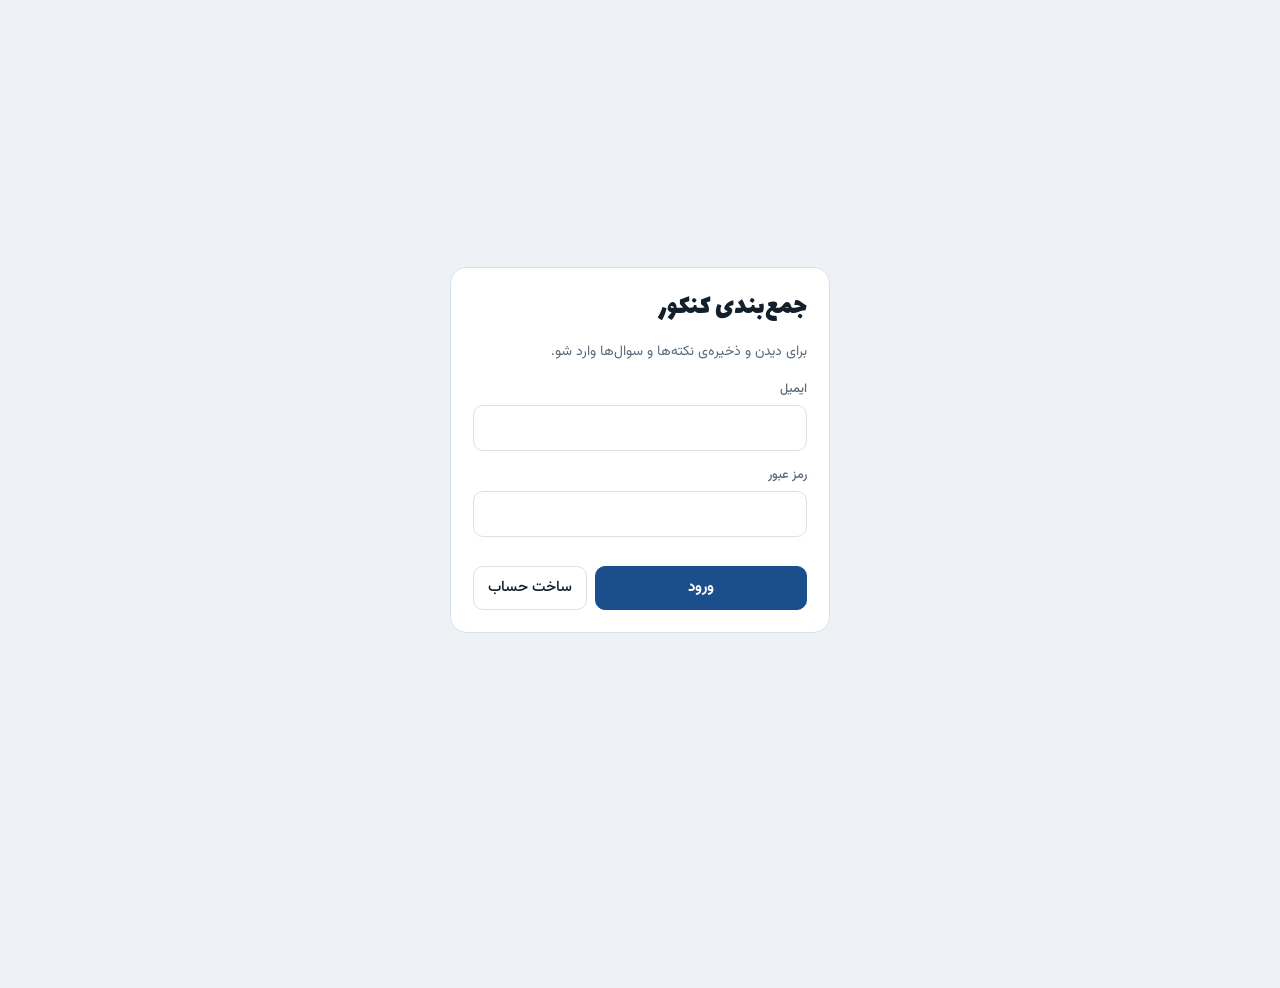
<file: index.html>
<!doctype html>
<html lang="fa" dir="rtl">
<head>
<meta charset="utf-8">
<meta name="viewport" content="width=device-width,initial-scale=1,viewport-fit=cover">
<meta name="theme-color" content="#1B4F8C">
<meta name="mobile-web-app-capable" content="yes">
<meta name="apple-mobile-web-app-capable" content="yes">
<meta name="apple-mobile-web-app-status-bar-style" content="default">
<meta name="apple-mobile-web-app-title" content="کنکور">
<meta name="description" content="نکات و سوالات کنکور با جدول تناوبی">
<title>جمع‌بندی کنکور</title>
<link rel="manifest" href="manifest.webmanifest">
<link rel="apple-touch-icon" href="icons/apple-touch-icon.png">
<link rel="icon" type="image/png" sizes="192x192" href="icons/icon-192.png">
<link rel="stylesheet" href="lib/fonts.css">
<style>*{box-sizing:border-box}
html{-webkit-text-size-adjust:100%;color-scheme:light}
[hidden]{display:none!important}
body{margin:0}

/* Layout: a notebook-like single column. Sticky header (tabs + search), card list, floating add button, bottom sheet for add/edit. */
:root{
  --bg:#EEF2F6;
  --surface:#FFFFFF;
  --surface-2:#F5F8FB;
  --ink:#13202C;
  --muted:#5A6B7B;
  --line:#D9E1E8;
  --accent:#1B4F8C;
  --accent-ink:#FFFFFF;
  --accent-soft:#E1ECF8;
  --i1:#5A84B3;
  --i2:#B97F00;
  --i3:#C8372F;
  --danger:#C8372F;
  --font-body:'Vazirmatn',system-ui,-apple-system,'Segoe UI',Tahoma,sans-serif;
  --font-display:'Lalezar','Vazirmatn',system-ui,sans-serif;
  --gutter-l:max(16px,env(safe-area-inset-left,0px));
  --gutter-r:max(16px,env(safe-area-inset-right,0px));
}
@media (prefers-color-scheme: dark){
  :root:not([data-theme="light"]){
    --bg:#0E151C;--surface:#16202A;--surface-2:#1C2833;--ink:#E7EDF3;--muted:#93A3B3;--line:#293644;
    --accent:#7DB1F2;--accent-ink:#08131E;--accent-soft:#1D2E42;
    --i1:#8FB4DE;--i2:#E5B12A;--i3:#F0766F;--danger:#F0766F;
    color-scheme:dark;
  }
}
:root[data-theme="dark"]{
  --bg:#0E151C;--surface:#16202A;--surface-2:#1C2833;--ink:#E7EDF3;--muted:#93A3B3;--line:#293644;
  --accent:#7DB1F2;--accent-ink:#08131E;--accent-soft:#1D2E42;
  --i1:#8FB4DE;--i2:#E5B12A;--i3:#F0766F;--danger:#F0766F;
  color-scheme:dark;
}
*{box-sizing:border-box}
body{
  background:var(--bg);color:var(--ink);
  font-family:var(--font-body);font-size:15px;line-height:1.75;
  direction:rtl;text-align:right;
  padding-bottom:calc(88px + env(safe-area-inset-bottom,0px));
}
body::before{content:"";position:fixed;inset:0 0 auto;height:env(safe-area-inset-top,0px);z-index:10;background:var(--bg)}
.wrap{max-width:720px;margin:0 auto;padding-left:var(--gutter-l);padding-right:var(--gutter-r)}
button,input,select,textarea{font:inherit;color:inherit}
button{cursor:pointer}
:focus-visible{outline:2px solid var(--accent);outline-offset:2px}

/* header */
.top{position:sticky;top:env(safe-area-inset-top,0px);z-index:9;background:var(--bg);border-bottom:1px solid var(--line);padding-block:12px 10px}
.brand{display:flex;align-items:baseline;justify-content:space-between;gap:12px;margin-bottom:10px}
.brand h1{margin:0;font-family:var(--font-display);font-weight:400;font-size:26px;line-height:1.3;letter-spacing:0}
.stats{color:var(--muted);font-size:13px;white-space:nowrap}
.sync{display:inline-flex;align-items:center;gap:6px;border:1px solid var(--line);background:var(--surface);color:var(--muted);border-radius:999px;padding:3px 10px 3px 12px;font-size:12px;line-height:1.6;white-space:nowrap;max-width:100%;overflow:hidden;text-overflow:ellipsis}
.sync::before{content:"";flex:none;width:8px;height:8px;border-radius:50%;background:var(--muted)}
.sync.ok::before{background:#2E9D5B}
.sync.busy::before{background:var(--accent);animation:syncpulse 1s ease-in-out infinite alternate}
.sync.off::before{background:var(--i2)}
.sync.warn{color:var(--danger);border-color:var(--danger)}
.sync.warn::before{background:var(--danger)}
@keyframes syncpulse{from{opacity:.25}to{opacity:1}}
.syncrow{display:flex;justify-content:flex-start;margin:-4px 0 10px}
@media (max-width:420px){.stats{display:none}}
.tabs{display:grid;grid-template-columns:1fr 1fr;gap:6px;background:var(--surface-2);border:1px solid var(--line);border-radius:12px;padding:4px;margin-bottom:10px}
.tab{border:0;background:transparent;border-radius:9px;padding:8px 10px;font-weight:700;color:var(--muted);display:flex;align-items:center;justify-content:center;gap:8px;min-height:40px}
.tab[aria-selected="true"]{background:var(--surface);color:var(--ink);box-shadow:0 1px 2px rgba(0,0,0,.12)}
.tab .n{font-size:12px;font-weight:500;background:var(--accent-soft);color:var(--accent);border-radius:20px;padding:0 8px;min-width:24px;text-align:center}
.searchrow{display:flex;gap:8px}
.searchrow input[type=search]{flex:1;min-width:0;border:1px solid var(--line);background:var(--surface);border-radius:10px;padding:9px 12px;min-height:44px}
.btn{border:1px solid var(--line);background:var(--surface);border-radius:10px;padding:8px 14px;min-height:44px;font-weight:500}
.btn.primary{background:var(--accent);color:var(--accent-ink);border-color:var(--accent);font-weight:700}
.btn.danger{color:var(--danger);border-color:var(--danger)}
.btn .badge{display:inline-block;background:var(--accent);color:var(--accent-ink);border-radius:20px;font-size:12px;padding:0 7px;margin-inline-start:6px}

/* filters */
.filters{margin-top:10px;background:var(--surface);border:1px solid var(--line);border-radius:12px;padding:12px;display:grid;gap:10px}
.fgrid{display:grid;grid-template-columns:1fr 1fr;gap:10px}
.field{display:grid;gap:4px;min-width:0}
.field>label,.lbl{font-size:12.5px;color:var(--muted);font-weight:500}
select,textarea,input[type=text],input[type=email],input[type=password]{width:100%;min-width:0;border:1px solid var(--line);background:var(--surface);border-radius:10px;padding:9px 11px;min-height:44px}
textarea{min-height:110px;resize:vertical;line-height:1.8}
select:disabled{opacity:.55}
.chips{display:flex;flex-wrap:wrap;gap:6px}
.chip{border:1px solid var(--line);background:var(--surface);border-radius:20px;padding:5px 13px;min-height:36px;font-size:13.5px}
.chip[aria-pressed="true"],.chip[aria-checked="true"]{background:var(--accent);border-color:var(--accent);color:var(--accent-ink);font-weight:700}
.chip.i1[aria-pressed="true"],.chip.i1[aria-checked="true"]{background:var(--i1);border-color:var(--i1);color:#fff}
.chip.i2[aria-pressed="true"],.chip.i2[aria-checked="true"]{background:var(--i2);border-color:var(--i2);color:#fff}
.chip.i3[aria-pressed="true"],.chip.i3[aria-checked="true"]{background:var(--i3);border-color:var(--i3);color:#fff}

/* cards */
main{padding-block:14px}
.notice{background:var(--accent-soft);color:var(--accent);border-radius:10px;padding:8px 12px;font-size:13px;margin-bottom:12px}
.list{display:grid;gap:10px}
.card{background:var(--surface);border:1px solid var(--line);border-radius:14px;padding:12px 14px;display:grid;gap:8px;cursor:pointer;min-width:0}
.card.done{opacity:.72}
.crumb{display:flex;flex-wrap:wrap;gap:4px 6px;align-items:center;font-size:12.5px;color:var(--muted)}
.crumb b{color:var(--ink);font-weight:700}
.crumb .sep{opacity:.5}
.cardhead{display:flex;justify-content:space-between;align-items:flex-start;gap:10px}
.imp{display:inline-flex;align-items:center;gap:6px;font-size:12px;font-weight:700;white-space:nowrap}
.meter{display:inline-flex;gap:2px;align-items:flex-end;height:14px}
.meter i{display:block;width:5px;border-radius:2px;background:var(--line)}
.meter i:nth-child(1){height:6px}.meter i:nth-child(2){height:10px}.meter i:nth-child(3){height:14px}
.imp.v1{color:var(--i1)}.imp.v1 .meter i:nth-child(-n+1){background:var(--i1)}
.imp.v2{color:var(--i2)}.imp.v2 .meter i:nth-child(-n+2){background:var(--i2)}
.imp.v3{color:var(--i3)}.imp.v3 .meter i:nth-child(-n+3){background:var(--i3)}
.body{white-space:pre-wrap;overflow-wrap:anywhere;display:-webkit-box;-webkit-line-clamp:5;-webkit-box-orient:vertical;overflow:hidden}
.ans{border-inline-start:3px solid var(--accent);padding-inline-start:10px;color:var(--muted);white-space:pre-wrap;overflow-wrap:anywhere;display:-webkit-box;-webkit-line-clamp:3;-webkit-box-orient:vertical;overflow:hidden}
.ans b{color:var(--accent)}
.thumbs{display:flex;flex-wrap:wrap;gap:8px}
.thumb{width:68px;height:68px;border-radius:10px;border:1px solid var(--line);object-fit:cover;background:var(--surface-2);cursor:zoom-in}
.pdf{display:inline-flex;align-items:center;gap:6px;border:1px solid var(--line);background:var(--surface-2);border-radius:10px;padding:0 12px;min-height:44px;font-size:13px;text-decoration:none;color:var(--ink);max-width:100%}
.pdf span{overflow:hidden;text-overflow:ellipsis;white-space:nowrap;max-width:180px}
.pdf em{font-style:normal;font-weight:700;color:var(--danger);font-size:12px}
.src{font-size:12.5px;color:var(--muted)}
.src b{font-weight:700;color:var(--ink)}
.cardfoot{display:flex;justify-content:space-between;align-items:center;gap:8px;color:var(--muted);font-size:12.5px}
.rev{border:1px solid var(--line);background:var(--surface-2);border-radius:20px;padding:3px 12px;min-height:36px;font-size:12.5px}
.rev[aria-pressed="true"]{background:var(--accent-soft);color:var(--accent);border-color:var(--accent);font-weight:700}
.empty{text-align:center;color:var(--muted);padding:44px 12px;display:grid;gap:6px}
.empty strong{color:var(--ink);font-size:16px}

/* floating add button — sits above bottom nav */
.fab{position:fixed;z-index:20;left:max(16px,env(safe-area-inset-left,0px));bottom:calc(86px + env(safe-area-inset-bottom,0px));background:var(--accent);color:var(--accent-ink);border:0;border-radius:28px;min-height:52px;padding:0 22px;font-weight:700;box-shadow:0 6px 18px rgba(10,30,60,.28);display:flex;align-items:center;gap:8px}
.fab span{font-size:22px;line-height:1}

/* bottom navigation */
.bottomnav{
  position:fixed;z-index:25;left:0;right:0;bottom:0;
  background:var(--surface);border-top:1px solid var(--line);
  padding:6px max(8px,env(safe-area-inset-left,0px)) calc(6px + env(safe-area-inset-bottom,0px)) max(8px,env(safe-area-inset-right,0px));
  display:grid;grid-template-columns:1fr 1fr 1fr;gap:4px;
}
.bnav{
  border:0;background:transparent;border-radius:12px;min-height:52px;padding:6px 4px;
  display:flex;flex-direction:column;align-items:center;justify-content:center;gap:2px;
  color:var(--muted);font-weight:700;font-size:12px;line-height:1.2;
}
.bnav[aria-selected="true"]{color:var(--accent);background:var(--accent-soft)}
.bnav .bn{font-size:11px;font-weight:500;background:var(--accent-soft);color:var(--accent);border-radius:20px;padding:0 6px;min-width:20px;text-align:center}
.bnav[aria-selected="true"] .bn{background:var(--accent);color:var(--accent-ink)}
.bnav .ico{font-size:18px;line-height:1;opacity:.9}

/* sheet */
.back{position:fixed;inset:0;z-index:50;background:rgba(8,16,24,.55);display:flex;align-items:flex-end;justify-content:center}
.sheet{background:var(--surface);width:100%;max-width:680px;max-height:calc(100dvh - env(safe-area-inset-top,0px) - 16px);overflow-y:auto;border-radius:18px 18px 0 0;padding:16px var(--gutter-r) calc(18px + env(safe-area-inset-bottom,0px)) var(--gutter-l);display:grid;gap:14px}
.sheethead{display:flex;justify-content:space-between;align-items:center;gap:10px}
.sheethead h2{margin:0;font-size:18px}
.seg{display:grid;grid-template-columns:1fr 1fr;gap:6px;background:var(--surface-2);border:1px solid var(--line);border-radius:12px;padding:4px}
.seg button{border:0;background:transparent;border-radius:9px;min-height:40px;font-weight:700;color:var(--muted)}
.seg button[aria-checked="true"]{background:var(--surface);color:var(--ink);box-shadow:0 1px 2px rgba(0,0,0,.12)}
.pick{display:grid;gap:10px;background:var(--surface-2);border:1px solid var(--line);border-radius:12px;padding:12px}
.pick h3{margin:0;font-size:13.5px;color:var(--muted);font-weight:500}
.rowadd{display:flex;gap:8px;align-items:center}
.linkbtn{border:0;background:transparent;color:var(--accent);font-weight:700;padding:4px 0;min-height:32px;text-align:right;font-size:13.5px}
.newrow{display:flex;gap:8px}
.files{display:grid;gap:8px}
.fitem{display:flex;align-items:center;gap:10px;border:1px solid var(--line);border-radius:10px;padding:6px 8px;background:var(--surface-2);min-width:0}
.fitem img{width:44px;height:44px;border-radius:8px;object-fit:cover;flex:none}
.fitem .nm{flex:1;min-width:0;overflow:hidden;text-overflow:ellipsis;white-space:nowrap;font-size:13.5px}
.fitem .x{border:0;background:transparent;color:var(--danger);font-size:20px;min-width:44px;min-height:44px}
.pdfico{width:44px;height:44px;border-radius:8px;background:var(--surface);border:1px solid var(--line);display:grid;place-items:center;font-size:12px;font-weight:700;color:var(--danger);flex:none}
.err{color:var(--danger);font-size:13.5px;min-height:1px}
.actions{display:flex;gap:8px;flex-wrap:wrap}
.actions .primary{flex:1;min-width:140px}
.lightbox{position:fixed;inset:0;z-index:70;background:rgba(0,0,0,.9);display:grid;place-items:center;padding:calc(12px + env(safe-area-inset-top,0px)) var(--gutter-r) calc(12px + env(safe-area-inset-bottom,0px)) var(--gutter-l)}
.lightbox img{max-width:100%;max-height:100%;object-fit:contain}
@media (prefers-reduced-motion: no-preference){
  .card,.chip,.btn{transition:background-color .15s,border-color .15s}
}

.authwrap{min-height:100dvh;display:grid;place-items:center;padding:24px var(--gutter-r) 24px var(--gutter-l);background:var(--bg);color:var(--ink);font-family:var(--font-body);line-height:1.75}
.authcard{width:100%;max-width:380px;background:var(--surface);border:1px solid var(--line);border-radius:16px;padding:22px;display:grid;gap:14px}
.authcard h1{margin:0;font-family:var(--font-display);font-weight:400;font-size:28px;line-height:1.3}
.authcard p{margin:0;color:var(--muted);font-size:14px}
.authcard input{direction:ltr;text-align:left}
.xrow{display:flex;gap:10px;align-items:flex-start;padding:9px 10px;border-bottom:1px solid var(--line);min-height:48px;cursor:pointer}
.xrow:last-child{border-bottom:0}
.xrow input{width:22px;height:22px;margin:3px 0 0;flex:none;accent-color:var(--accent)}
.xrow .xt{min-width:0;display:grid;gap:2px}
.xrow .xsn{overflow-wrap:anywhere;font-size:14px}
.xlist{max-height:36dvh;overflow:auto;border:1px solid var(--line);border-radius:12px;background:var(--surface-2)}
.xbar{display:flex;align-items:center;gap:14px;flex-wrap:wrap}
.xbar span{flex:1;min-width:120px;color:var(--muted);font-size:13px}
.hint{margin:0;color:var(--muted);font-size:12.5px}
#print{display:none}
@media print{
  @page{size:A4;margin:14mm 14mm 16mm}
  html,body{background:#fff!important;color:#111!important;padding:0!important;margin:0!important}
  body::before{display:none!important}
  #app,#auth,#xback,#back,#lightbox,.fab,.bottomnav{display:none!important}
  #print{display:block;direction:rtl;text-align:right;font-family:var(--font-body);font-size:12.5pt;line-height:1.9;color:#111}
  #print .ph{display:flex;justify-content:space-between;align-items:baseline;gap:12pt;border-bottom:2pt solid #1B4F8C;padding-bottom:6pt;margin-bottom:10pt}
  #print .ph h1{margin:0;font-family:var(--font-display);font-weight:400;font-size:24pt;line-height:1.4}
  #print .ph div{font-size:10pt;color:#555;white-space:nowrap}
  #print h2{margin:16pt 0 4pt;font-size:16pt;line-height:1.5;color:#1B4F8C;break-after:avoid}
  #print h3{margin:12pt 0 2pt;font-size:13.5pt;line-height:1.5;color:#333;break-after:avoid}
  #print .pi{padding:7pt 0;border-bottom:.6pt solid #ccc;break-inside:avoid}
  #print .pm{font-size:10pt;color:#555;display:flex;flex-wrap:wrap;gap:2pt 10pt}
  #print .pm .pn{font-weight:700;color:#111}
  #print .pimp.v3{color:#B3261E}#print .pimp.v2{color:#9A6700}#print .pimp.v1{color:#3B6AA0}
  #print .pt,#print .pa{white-space:pre-wrap;overflow-wrap:anywhere}
  #print .pa{margin-top:4pt;padding-inline-start:8pt;border-inline-start:2pt solid #1B4F8C;color:#222}
  #print .pimgs img{display:block;max-width:100%;max-height:95mm;object-fit:contain;margin:6pt 0}
  #print .pf{font-size:10.5pt;color:#555}
  #print .ps{font-size:10pt;color:#555;margin-top:3pt}
}

#pt-wrap iframe{display:block;width:100%;border:0;background:var(--bg)}
#app[data-view="pt"] .rv,#app[data-view="pt"] main{display:none!important}
#app[data-view="pt"] .top{padding-bottom:0;border-bottom:0}
#app[data-view="pt"] .fab{display:none!important}

.topicbtn{width:100%;text-align:right;background:var(--surface);border:1px solid var(--line);border-radius:10px;padding:11px 12px;min-height:46px;font-weight:600;overflow-wrap:anywhere}
.topicbtn.empty{color:var(--muted);font-weight:500}
.tback{z-index:60}
.tsheet{background:var(--bg);width:100%;max-width:560px;max-height:85dvh;overflow-y:auto;border:1px solid var(--line);border-radius:18px 18px 0 0;padding:0 var(--gutter-r) calc(16px + env(safe-area-inset-bottom,0px)) var(--gutter-l);display:grid;gap:10px;align-content:start}
.tsheet .sheethead{position:sticky;top:0;z-index:2;background:var(--bg);padding:14px 0 8px}
.tsel{display:flex;flex-wrap:wrap;gap:6px;align-items:center}
.tbody{display:grid;gap:10px}
.tgrp{display:grid;gap:8px}
.tgh{width:100%;display:flex;align-items:center;gap:10px;background:var(--surface-2);border:1px solid var(--line);border-radius:12px;padding:0 14px;min-height:48px;text-align:right}
.tgt{flex:1;font-weight:800;font-size:14px}
.tgn{color:var(--muted);font-size:12px;font-weight:500}
.tgc{width:8px;height:8px;border-right:2px solid var(--muted);border-bottom:2px solid var(--muted);transform:rotate(45deg);margin:-3px 4px 0 2px;transition:transform .15s}
.tgh[aria-expanded="true"] .tgc{transform:rotate(-135deg);margin-top:3px}
.tgh[aria-expanded="true"]{border-color:var(--accent)}
.tgb{display:grid;gap:10px}
.tcard{background:var(--surface);border:1px solid var(--line);border-radius:12px;padding:10px 12px;display:grid;gap:8px}
.tname{font-weight:800;font-size:13.5px}
.tchips{display:flex;flex-wrap:wrap;gap:6px}
.tchip{border:1px solid var(--line);background:var(--bg);color:var(--ink);border-radius:10px;padding:8px 10px;min-height:40px;font-size:12.5px;font-weight:700;text-align:right}
.tchip.on{border-color:var(--accent);background:var(--accent-soft);color:var(--accent)}
.tchip.sub{border-radius:999px;min-height:36px;font-weight:500}
.tchip.sub.on{font-weight:700}
.tchip.add{border-style:dashed;color:var(--muted);font-weight:500}
.tsel .tchip{border-radius:999px;min-height:34px;padding:5px 12px;font-size:12px;background:var(--accent-soft);border-color:var(--accent);color:var(--accent)}
.tsubs{border-top:1px dashed var(--line);padding-top:8px;display:grid;gap:6px}
.tsl{font-size:12px;color:var(--muted)}
</style>
</head>
<body>
<div class="authwrap" id="auth" lang="fa" dir="rtl" hidden>
  <form class="authcard" id="auth-form" novalidate>
    <h1>جمع‌بندی کنکور</h1>
    <p>برای دیدن و ذخیره‌ی نکته‌ها و سوال‌ها وارد شو.</p>
    <div class="field"><label for="a-email">ایمیل</label><input id="a-email" type="email" autocomplete="email" inputmode="email"></div>
    <div class="field"><label for="a-pass">رمز عبور</label><input id="a-pass" type="password" autocomplete="current-password"></div>
    <div class="err" id="a-err" role="alert"></div>
    <div class="actions"><button type="submit" class="btn primary" id="auth-in">ورود</button><button type="button" class="btn" id="auth-signup">ساخت حساب</button></div>
  </form>
</div>
<div lang="fa" dir="rtl" id="app" hidden>
  <header class="top">
    <div class="wrap">
      <div class="brand">
        <h1>جمع‌بندی کنکور</h1>
        <div style="display:flex;align-items:center;gap:10px"><div class="stats" id="stats"></div><button class="btn" id="btn-zip" type="button" style="min-height:36px;padding:2px 12px;font-size:13px">خروجی ZIP</button><button class="btn" id="btn-out" type="button" style="min-height:36px;padding:2px 12px;font-size:13px">خروج</button></div>
      </div>
      <div class="syncrow"><button type="button" class="sync off" id="sync" aria-live="polite">آماده</button></div>
      <div class="searchrow rv">
        <input id="q" type="search" placeholder="جستجو در متن، درس و مبحث…" autocomplete="off">
        <button class="btn" id="btn-export" type="button">خروجی PDF</button>
        <button class="btn" id="btn-filter" aria-expanded="false" aria-controls="filters">فیلتر<span class="badge" id="fbadge" hidden></span></button>
      </div>
      <div class="filters rv" id="filters" hidden>
        <div class="fgrid">
          <div class="field"><label for="fl-subject">درس</label><select id="fl-subject"></select></div>
          <div class="field"><label for="fl-chapter">مبحث</label><select id="fl-chapter" disabled></select></div>
        </div>
        <div class="field"><span class="lbl">سطح اهمیت</span>
          <div class="chips" id="fl-imp">
            <button class="chip i3" data-v="3" aria-pressed="false">زیاد</button>
            <button class="chip i2" data-v="2" aria-pressed="false">متوسط</button>
            <button class="chip i1" data-v="1" aria-pressed="false">کم</button>
          </div>
        </div>
        <div class="fgrid">
          <div class="field"><label for="fl-att">فایل پیوست</label>
            <select id="fl-att"><option value="">همه</option><option value="any">دارای فایل</option><option value="img">دارای عکس</option><option value="pdf">دارای PDF</option><option value="none">بدون فایل</option></select></div>
          <div class="field"><label for="fl-rev">وضعیت مرور</label>
            <select id="fl-rev"><option value="">همه</option><option value="no">مرور نشده</option><option value="yes">مرور شده</option></select></div>
        </div>
        <div class="fgrid">
          <div class="field"><label for="fl-sort">مرتب‌سازی</label>
            <select id="fl-sort"><option value="new">جدیدترین</option><option value="old">قدیمی‌ترین</option><option value="imp">مهم‌ترین</option></select></div>
          <div class="field" style="align-content:end"><button class="btn" id="fl-clear">پاک کردن فیلترها</button></div>
        </div>
      </div>
    </div>
  </header>

  <main class="wrap">
    <div id="notice"></div>
    <div class="list rv" id="list"></div>
  </main>

  <div id="pt-wrap" hidden><iframe id="pt-frame" title="جدول تناوبی"></iframe></div>

  <button class="fab rv" id="fab" aria-label="ثبت مورد جدید"><span>+</span>ثبت</button>

  <nav class="bottomnav" id="bottomnav" role="tablist" aria-label="ناوبری اصلی">
    <button type="button" class="bnav" role="tab" id="tab-note" data-tab="note" aria-selected="true">
      <span class="ico">📝</span>نکات <span class="bn" id="cnt-note">۰</span>
    </button>
    <button type="button" class="bnav" role="tab" id="tab-q" data-tab="q" aria-selected="false">
      <span class="ico">❓</span>سوالات <span class="bn" id="cnt-q">۰</span>
    </button>
    <button type="button" class="bnav" role="tab" id="tab-pt" data-view="pt" aria-selected="false">
      <span class="ico">🧪</span>جدول تناوبی
    </button>
  </nav>

  <div class="back" id="back" hidden>
    <form class="sheet" id="form" role="dialog" aria-modal="true" aria-labelledby="sheet-title" novalidate>
      <div class="sheethead">
        <h2 id="sheet-title">ثبت مورد جدید</h2>
        <button type="button" class="btn" id="f-close">بستن</button>
      </div>

      <div class="seg" role="radiogroup" aria-label="نوع مورد">
        <button type="button" role="radio" id="f-k-note" data-k="note" aria-checked="true">نکته</button>
        <button type="button" role="radio" id="f-k-q" data-k="q" aria-checked="false">سوال</button>
      </div>

      <div class="field"><span class="lbl">درس و مبحث</span>
        <button type="button" class="topicbtn empty" id="f-topic" aria-haspopup="dialog">انتخاب مبحث…</button>
      </div>
      <div class="field" id="f-subs-wrap" hidden><span class="lbl">زیرمبحث (اختیاری)</span>
        <div class="tchips" id="f-subs"></div>
        <div class="newrow" id="f-subnew" hidden><input type="text" id="f-subnew-in" placeholder="نام زیرمبحث جدید" maxlength="80"><button type="button" class="btn primary" id="f-subnew-ok">افزودن</button></div>
      </div>

      <div class="field"><span class="lbl">سطح اهمیت</span>
        <div class="chips" id="f-imp" role="radiogroup" aria-label="سطح اهمیت">
          <button type="button" class="chip i1" role="radio" data-v="1" aria-checked="false">کم</button>
          <button type="button" class="chip i2" role="radio" data-v="2" aria-checked="true">متوسط</button>
          <button type="button" class="chip i3" role="radio" data-v="3" aria-checked="false">زیاد</button>
        </div>
      </div>

      <div class="field"><label for="f-text" id="f-text-lbl">متن نکته</label><textarea id="f-text" placeholder="متن رو تایپ یا پیست کن"></textarea></div>
      <div class="field" id="f-ans-wrap" hidden><label for="f-ans">پاسخ / راه‌حل (اختیاری)</label><textarea id="f-ans"></textarea></div>
      <div class="field"><label for="f-source">منبع (اختیاری)</label><input id="f-source" type="text" placeholder="مثلاً کتاب درسی، آزمون ۱۴۰۲، کلاس…" autocomplete="off"></div>

      <div class="field" id="f-files-q-wrap">
        <span class="lbl" id="f-files-q-lbl">عکس یا PDF</span>
        <div class="files" id="f-files-q"></div>
        <input type="file" id="f-file-q" accept="image/*,application/pdf" multiple hidden>
        <button type="button" class="btn" id="f-pick-q">افزودن عکس یا PDF</button>
      </div>
      <div class="field" id="f-files-ans-wrap" hidden>
        <span class="lbl">فایل پاسخنامه (اختیاری)</span>
        <div class="files" id="f-files-ans"></div>
        <input type="file" id="f-file-ans" accept="image/*,application/pdf" multiple hidden>
        <button type="button" class="btn" id="f-pick-ans">افزودن پاسخنامه</button>
      </div>

      <div class="err" id="f-err" role="alert"></div>
      <div class="actions">
        <button type="submit" class="btn primary" id="f-save">ذخیره</button>
        <button type="button" class="btn danger" id="f-del" hidden>حذف</button>
      </div>
    </form>
  </div>

  <div class="back tback" id="tback" hidden>
    <div class="tsheet" id="tsheet" role="dialog" aria-modal="true" aria-labelledby="t-title">
      <div class="sheethead"><h2 id="t-title">انتخاب مبحث</h2><button type="button" class="btn primary" id="t-ok">تأیید</button></div>
      <div class="tsel" id="t-sel"></div>
      <div class="tbody" id="t-body"></div>
    </div>
  </div>

  <div class="back" id="xback" hidden>
    <div class="sheet" role="dialog" aria-modal="true" aria-labelledby="x-title">
      <div class="sheethead"><h2 id="x-title">خروجی PDF</h2><button type="button" class="btn" id="x-close">بستن</button></div>
      <div class="pick">
        <h3>درس و مبحث رو انتخاب کن</h3>
        <div class="field"><label for="x-subject">درس</label><select id="x-subject"></select></div>
        <div class="field"><label for="x-chapter">مبحث</label><select id="x-chapter" disabled></select></div>
        <p class="hint">با انتخاب درس، همه‌ی مورد‌های اون درس (یا مبحث) انتخاب می‌شن و می‌تونی بعدش هر کدوم رو برداری. اگه درس رو انتخاب نکنی، خودت از بین همه‌ی موارد تیک می‌زنی.</p>
      </div>
      <div class="field"><span class="lbl">شامل</span>
        <div class="chips" id="x-kind"><button type="button" class="chip" data-k="note" aria-pressed="true">نکات</button><button type="button" class="chip" data-k="q" aria-pressed="false">سوالات</button><button type="button" class="chip" id="x-ans" aria-pressed="true">با پاسخ سوال‌ها</button></div></div>
      <div class="field"><span class="lbl">سطح اهمیت</span>
        <div class="chips" id="x-imp"><button type="button" class="chip i3" data-v="3" aria-pressed="true">زیاد</button><button type="button" class="chip i2" data-v="2" aria-pressed="true">متوسط</button><button type="button" class="chip i1" data-v="1" aria-pressed="true">کم</button></div></div>
      <div class="field"><label for="x-q">جستجو بین موارد</label><input id="x-q" type="search" autocomplete="off" placeholder="بخشی از متن، مبحث یا زیرمبحث"></div>
      <div class="xbar"><span id="x-count"></span><button type="button" class="linkbtn" id="x-all">انتخاب همه</button><button type="button" class="linkbtn" id="x-none">هیچ‌کدام</button></div>
      <div class="xlist" id="x-list"></div>
      <div class="err" id="x-err" role="alert"></div>
      <div class="actions"><button type="button" class="btn primary" id="x-go">ساخت PDF</button></div>
      <p class="hint">پنجره‌ی چاپ باز می‌شه. مقصد رو «ذخیره به‌صورت PDF» (Save as PDF) بذار. عکس‌ها توی PDF میان، ولی فایل‌های PDF پیوست فقط با اسم ذکر می‌شن.</p>
    </div>
  </div>
  <div class="lightbox" id="lightbox" hidden><img alt="عکس پیوست"></div>
</div>


<div id="print" aria-hidden="true"></div>
<script src="lib/supabase.js"></script>
<script>
/* ---------- Supabase settings: fill these two values ---------- */
const SUPABASE_URL = 'https://blspbacdagqyfuhlkumm.supabase.co';        // e.g. https://abcdxyz.supabase.co
const SUPABASE_ANON_KEY = 'eyJhbGciOiJIUzI1NiIsInR5cCI6IkpXVCJ9.eyJpc3MiOiJzdXBhYmFzZSIsInJlZiI6ImJsc3BiYWNkYWdxeWZ1aGxrdW1tIiwicm9sZSI6ImFub24iLCJpYXQiOjE3OTM5NTI5NzUsImV4cCI6MjEwOTUyODk3NX0.ZzfXZ4CqipJ7hjfd0Rx8HdghzILjy0ckZhzQbbCPHzg'; // the public anon / publishable key (never the service_role key)
const BUCKET = 'attachments';

/* ---------- curriculum (رشته ریاضی و فیزیک) ---------- */
const G = [
 ['اختصاصی دهم', [
  ['riazi1','ریاضی ۱ (دهم)',[
    ['مجموعه، الگو و دنباله',['مجموعه‌های متناهی و نامتناهی','متمم یک مجموعه','الگو و دنباله','دنباله حسابی','دنباله هندسی']],
    ['مثلثات',['نسبت‌های مثلثاتی','دایره مثلثاتی','روابط بین نسبت‌های مثلثاتی']],
    ['توان‌های گویا و عبارت‌های جبری',['ریشه و توان','رادیکال و ریشه‌گیری','عبارت‌های جبری و اتحادها','تجزیه عبارت‌ها','عبارت‌های گویا']],
    ['معادله‌ها و نامعادله‌ها',['معادله درجه دوم و روش‌های حل','سهمی','تعیین علامت و نامعادله‌ها','معادله‌های گویا و گنگ','قدرمطلق']],
    ['تابع',['مفهوم تابع و بازنمایی آن','دامنه و برد','انواع تابع','اعمال روی توابع']],
    ['شمارش، بدون شمردن',['اصل جمع و ضرب','جایگشت و فاکتوریل','ترکیب']],
    ['آمار و احتمال',['احتمال و پیشامد','آمار توصیفی']]]],
  ['hendese1','هندسه ۱ (دهم)',[
    ['ترسیم‌های هندسی و استدلال',['ترسیم‌های هندسی','استدلال']],
    ['قضیه تالس، تشابه و کاربردهای آن',['قضیه تالس','تشابه مثلث‌ها','کاربردهای تشابه']],
    ['چندضلعی‌ها',['چندضلعی‌ها و ویژگی‌ها','مساحت و کاربردهای آن']],
    ['تجسم فضایی',['خط و صفحه','تفکر تجسمی']]]],
  ['fizik1','فیزیک ۱ (دهم)',[
    ['فیزیک و اندازه‌گیری',['فیزیک، دانشی بنیادی','اندازه‌گیری و یکاها','دقت و نمادگذاری علمی','چگالی']],
    ['ویژگی‌های فیزیکی مواد',['نیروهای بین مولکولی','فشار در شاره‌ها','اصل پاسکال','شناوری و ارشمیدس','شاره‌ها در حرکت']],
    ['کار، انرژی و توان',['انرژی جنبشی','کار و قضیه کار–انرژی','انرژی پتانسیل و پایستگی انرژی','توان و بازده']],
    ['دما و گرما',['دما و دماسنجی','انبساط گرمایی','گرما و ظرفیت گرمایی','تغییر حالت','انتقال گرما','گازها']],
    ['ترمودینامیک',['قانون اول ترمودینامیک','فرایندهای ترمودینامیکی','ماشین گرمایی و یخچال','قانون دوم و بازده']]]],
  ['shimi1','شیمی ۱ (دهم)',[
    ['کیهان زادگاه الفبای هستی',['پیدایش عنصرها','ایزوتوپ‌ها و جرم اتمی','طیف و ساختار اتم','آرایش الکترونی','جدول تناوبی','مول']],
    ['ردپای گازها در زندگی',['هواکره','گازهای گلخانه‌ای و تغییر اقلیم','واکنش‌های گازها','حجم مولی گازها']],
    ['آب، آهنگ زندگی',['انحلال‌پذیری و املاح','قطبی بودن و پیوند هیدروژنی','غلظت محلول‌ها','واکنش‌های رسوبی']]]]
 ]],
 ['اختصاصی یازدهم', [
  ['hesaban1','حسابان ۱ (یازدهم)',[
    ['جبر و معادله',['دنباله حسابی و هندسی و مجموع جملات','معادله‌های درجه دوم و سهمی','معادله‌های گویا و رادیکالی','قدرمطلق و نامعادله']],
    ['تابع',['ضابطه و نمودار توابع','انواع تابع','جزء صحیح و قدرمطلق','ترکیب و وارون تابع']],
    ['مثلثات',['رادیان و دایره مثلثاتی','روابط مجموع و تفاضل زوایا','زاویه مضاعف','معادلات مثلثاتی','توابع مثلثاتی']],
    ['توابع نمایی و لگاریتمی',['تابع نمایی','تابع لگاریتمی','خواص لگاریتم','معادله‌های نمایی و لگاریتمی']],
    ['حد و پیوستگی',['حد در یک نقطه','حدهای یک‌طرفه','قضایای حد','پیوستگی']]]],
  ['hendese2','هندسه ۲ (یازدهم)',[
    ['دایره',['مفاهیم اولیه و زاویه‌ها در دایره','رابطه‌های طولی در دایره','چندضلعی‌های محاطی و محیطی']],
    ['تبدیل‌های هندسی و کاربردها',['تبدیل‌های هندسی','کاربرد تبدیل‌ها']],
    ['روابط طولی در مثلث',['قضیه سینوس‌ها','قضیه کسینوس‌ها','قضیه نیمسازها و فیثاغورس','مساحت مثلث']]]],
  ['amar','آمار و احتمال (یازدهم)',[
    ['احتمال',['فضای نمونه و پیشامد','احتمال شرطی','پیشامدهای مستقل']],
    ['آمار توصیفی',['معیارهای مرکزی','معیارهای پراکندگی','نمودارها']],
    ['آمار استنباطی',['جامعه و نمونه','برآورد']]]],
  ['fizik2','فیزیک ۲ (یازدهم)',[
    ['الکتریسیته ساکن',['بار الکتریکی و قانون کولن','میدان الکتریکی','پتانسیل و انرژی پتانسیل الکتریکی','خازن']],
    ['جریان الکتریکی و مدارهای جریان مستقیم',['جریان و مقاومت','نیروی محرکه و مدار','ترکیب مقاومت‌ها','توان در مدار']],
    ['مغناطیس',['میدان مغناطیسی','نیروی مغناطیسی بر بار و سیم','میدان حاصل از جریان']],
    ['القای الکترومغناطیسی و جریان متناوب',['شار مغناطیسی و قانون فارادی','قانون لنز','القاگرها و خودالقایی','جریان متناوب']]]],
  ['shimi2','شیمی ۲ (یازدهم)',[
    ['قدر هدایای زمینی را بدانیم',['واکنش‌پذیری فلزها','استخراج فلزها و آهن','ترکیب‌های یونی و شبکه بلور','رفتار عنصرها و جدول تناوبی']],
    ['در پی غذای سالم',['ترموشیمی و آنتالپی','سرعت واکنش','عوامل مؤثر بر سرعت','انرژی فعال و کاتالیزگر']],
    ['پوشاک، نیازی پایان‌ناپذیر',['پلیمرها','پلی‌استرها و پلی‌آمیدها','پلیمرهای طبیعی و مصنوعی','بازیافت']]]]
 ]],
 ['اختصاصی دوازدهم', [
  ['hesaban2','حسابان ۲ (دوازدهم)',[
    ['تابع',['تبدیل نمودار توابع','ترکیب توابع','وارون تابع','صعودی و نزولی']],
    ['مثلثات',['توابع مثلثاتی','معادلات مثلثاتی','رسم نمودار']],
    ['حدهای نامتناهی و حد در بی‌نهایت',['حدهای نامتناهی','حد در بی‌نهایت','مجانب‌ها']],
    ['مشتق',['آهنگ تغییر','تعریف مشتق','قواعد مشتق‌گیری','مشتق مرکب و زنجیره‌ای','مماس بر نمودار']],
    ['کاربردهای مشتق',['صعودی و نزولی','اکسترمم نسبی و مطلق','بهینه‌سازی','تقعر و نقطه عطف','رسم نمودار']]]],
  ['hendese3','هندسه ۳ (دوازدهم)',[
    ['ماتریس و کاربردها',['ماتریس و عمل‌های روی آن','دترمینان و وارون ماتریس','دستگاه معادله‌های خطی']],
    ['مقاطع مخروطی',['دایره','بیضی','سهمی','هذلولی']],
    ['بردارها',['بردار در فضا','ضرب داخلی','ضرب خارجی','حجم متوازی‌السطوح']]]],
  ['gosaste','ریاضیات گسسته (دوازدهم)',[
    ['آشنایی با نظریه اعداد',['استدلال و اثبات','بخش‌پذیری','ب.م.م و ک.م.م','هم‌نهشتی','معادله‌های سیاله']],
    ['گراف و مدل‌سازی',['معرفی گراف','مسیر و دور','همبندی','گراف اویلری','گراف هامیلتونی','رنگ‌آمیزی','گراف مسطح']],
    ['ترکیبیات (شمارش)',['جایگشت و ترکیب','اصل لانه کبوتری','اصل شمول و عدم شمول','ضرایب دوجمله‌ای']]]],
  ['fizik3','فیزیک ۳ (دوازدهم)',[
    ['حرکت بر خط راست',['شناخت حرکت','حرکت با سرعت ثابت','حرکت با شتاب ثابت','سقوط آزاد']],
    ['دینامیک',['قوانین نیوتون','نیروی وزن، عمودی سطح، اصطکاک','تکانه و پایستگی تکانه','حرکت دایره‌ای','گرانش']],
    ['نوسان و موج',['نوسان ساده','انرژی در نوسان','موج و انواع آن','موج صوتی','موج الکترومغناطیسی']],
    ['برهم‌کنش‌های موج',['بازتاب و شکست','تداخل و پراش','امواج ایستاده','اثر دوپلر']],
    ['آشنایی با فیزیک اتمی',['مدل‌های اتمی','طیف خطی','لیزر','اثر فوتوالکتریک']],
    ['آشنایی با فیزیک هسته‌ای',['ساختار هسته','پرتوزایی','شکافت و گداخت','انرژی پیوندی']]]],
  ['shimi3','شیمی ۳ (دوازدهم)',[
    ['مولکول‌ها در خدمت تندرستی',['صابون و پاک‌کننده‌ها','اسیدها و بازها','pH و قدرت اسیدی','تعادل یونش']],
    ['آسایش و رفاه در سایه شیمی',['سرعت واکنش','تعادل شیمیایی','اصل لوشاتلیه','ثابت تعادل','صنعت آمونیاک']],
    ['شیمی جلوه‌ای از هنر، زیبایی و ماندگاری',['سلول‌های الکتروشیمیایی','سلول گالوانی و پتانسیل کاهشی','خوردگی و آبکاری','الکترولیز']],
    ['شیمی، راهی به سوی آینده‌ای روشن‌تر',['ساختار مواد و بلورها','نیروهای بین ذره‌ای','جامدهای کووالانسی و یونی','مواد در فناوری']]]]
 ]],
 ['عمومی دوازدهم', [
  ['farsi3','فارسی ۳ (دوازدهم)',[
    ['ادبیات تعلیمی',['درس‌ها و متن‌ها']],
    ['ادبیات غنایی',['درس‌ها و متن‌ها']],
    ['ادبیات پایداری',['درس‌ها و متن‌ها']],
    ['ادبیات حماسی',['درس‌ها و متن‌ها']],
    ['ادبیات داستانی',['درس‌ها و متن‌ها']],
    ['ادبیات انقلاب اسلامی',['درس‌ها و متن‌ها']],
    ['دانش زبانی',['لغت و املا','دستور زبان']],
    ['دانش ادبی',['آرایه‌های ادبی','وزن و قافیه']],
    ['تاریخ ادبیات',['شاعران و نویسندگان','آثار ادبی']],
    ['قرابت معنایی و مفهوم',['مفهوم','قرابت معنایی']]]],
  ['arabi3','عربی، زبان قرآن ۳ (دوازدهم)',[
    ['درس ۱',['واژگان','ترجمه','قواعد']],
    ['درس ۲',['واژگان','ترجمه','قواعد']],
    ['درس ۳',['واژگان','ترجمه','قواعد']],
    ['درس ۴',['واژگان','ترجمه','قواعد']],
    ['ترجمه و تعریب',['ترجمه عربی به فارسی','تعریب (فارسی به عربی)']],
    ['قواعد',['فعل‌ها (معلوم و مجهول)','اسلوب شرط','اسلوب حصر و استثنا','حروف مشبهه بالفعل و لای نفی جنس','تحلیل صرفی و اعراب']],
    ['درک مطلب',['درک مطلب']]]],
  ['din3','دین و زندگی ۳ (دوازدهم)',[
    ['درس ۱',['مفاهیم کلیدی','آیات و روایات']],['درس ۲',['مفاهیم کلیدی','آیات و روایات']],
    ['درس ۳',['مفاهیم کلیدی','آیات و روایات']],['درس ۴',['مفاهیم کلیدی','آیات و روایات']],
    ['درس ۵',['مفاهیم کلیدی','آیات و روایات']],['درس ۶',['مفاهیم کلیدی','آیات و روایات']],
    ['درس ۷',['مفاهیم کلیدی','آیات و روایات']],['درس ۸',['مفاهیم کلیدی','آیات و روایات']],
    ['درس ۹',['مفاهیم کلیدی','آیات و روایات']],['درس ۱۰',['مفاهیم کلیدی','آیات و روایات']]]],
  ['eng3','زبان انگلیسی ۳ (دوازدهم)',[
    ['Lesson 1',['Vocabulary','Grammar','Reading','Cloze Test']],
    ['Lesson 2',['Vocabulary','Grammar','Reading','Cloze Test']],
    ['Lesson 3',['Vocabulary','Grammar','Reading','Cloze Test']]]]
 ]]
];
const SUBJ = {};
G.forEach(([grp, list]) => list.forEach(([id, name, ch]) => { SUBJ[id] = {id, name, grp, ch}; }));

/* ---------- state & helpers ---------- */
const PAGE = 10;
const S = {
  tab:'note', q:'', f:{subject:'',chapter:'',imp:[],att:'',rev:'',sort:'new'},
  all:[], items:[], custom:{chapters:[],subs:[]}, customDirty:false, loaded:false,
  hasMore:false, shown:PAGE * 2, tombs:0, lastSync:0,
  counts:{note:0, q:0}
};
let sb = null, uid = null, F = null, delTimer = null;
let mediaObs = null;
const $ = id => document.getElementById(id);
const fa = n => Number(n).toLocaleString('fa-IR');
const esc = s => String(s ?? '').replace(/[&<>"']/g, c => ({'&':'&amp;','<':'&lt;','>':'&gt;','"':'&quot;',"'":'&#39;'}[c]));
const norm = s => String(s ?? '').replace(/ي/g,'ی').replace(/ك/g,'ک').replace(/[ً-ٰٟ‌]/g,'')
  .replace(/[۰-۹]/g,d=>'۰۱۲۳۴۵۶۷۸۹'.indexOf(d)).replace(/[٠-٩]/g,d=>'٠١٢٣٤٥٦٧٨٩'.indexOf(d)).toLowerCase().trim();
const IMP = ['', 'کم', 'متوسط', 'زیاد'];
const dateFa = ts => { try { return new Intl.DateTimeFormat('fa-IR',{dateStyle:'medium'}).format(new Date(ts)); } catch(e){ return ''; } };

function chaptersOf(sid){
  const base = (SUBJ[sid]?.ch || []).map(c => c[0]);
  const extra = S.custom.chapters.filter(c => c.s === sid).map(c => c.n).filter(n => !base.includes(n));
  return [...base, ...extra];
}
function subsOf(sid, ch){
  const base = SUBJ[sid]?.ch.find(c => c[0] === ch)?.[1] || [];
  const extra = S.custom.subs.filter(c => c.s === sid && c.c === ch).map(c => c.n).filter(n => !base.includes(n));
  return [...base, ...extra];
}
function subjectOptions(sel, placeholder){
  let h = `<option value="">${placeholder}</option>`;
  G.forEach(([grp, list]) => { h += `<optgroup label="${esc(grp)}">` + list.map(s => `<option value="${s[0]}">${esc(s[1])}</option>`).join('') + '</optgroup>'; });
  sel.innerHTML = h;
}
function fillSelect(sel, list, placeholder, value){
  sel.innerHTML = `<option value="">${esc(placeholder)}</option>` + list.map(n => `<option value="${esc(n)}">${esc(n)}</option>`).join('');
  sel.value = value || '';
}

/* ---------- local storage (IndexedDB) ----------
   Everything the app shows is read from a database on this device, so it keeps working with no internet.
   Changes are written here first and marked dirty; the sync engine below sends them to Supabase whenever it is reachable. */
const LDB = {db:null};
const BLOBS = new Map();      // attachment path -> object URL of the local copy
const URLS = new Map();       // attachment path -> signed Supabase URL (only used for files not downloaded yet)
function txDone(t){ return new Promise((res, rej) => { t.oncomplete = () => res(); t.onerror = () => rej(t.error); t.onabort = () => rej(t.error || new Error('abort')); }); }
function reqP(r){ return new Promise((res, rej) => { r.onsuccess = () => res(r.result); r.onerror = () => rej(r.error); }); }
function openLocal(userId){
  return new Promise((res, rej) => {
    const r = indexedDB.open('konkor-' + userId, 1);
    r.onupgradeneeded = () => {
      const d = r.result;
      d.createObjectStore('items', {keyPath:'id'});                     // notes & questions (dirty:1 = not sent yet)
      d.createObjectStore('files', {keyPath:'path'}).createIndex('up', 'up'); // attachment blobs (up:0 = not uploaded yet)
      d.createObjectStore('pt', {keyPath:'key'});                        // periodic-table notes (dirty:1 = not sent yet)
      d.createObjectStore('tomb', {keyPath:'id'});                       // items deleted here, waiting to be deleted on the server
      d.createObjectStore('fdel', {keyPath:'path'});                     // attachments removed here, waiting to be removed on the server
      d.createObjectStore('kv');                                         // custom topics, last sync time
    };
    r.onsuccess = () => res(r.result);
    r.onerror = () => rej(r.error);
    r.onblocked = () => rej(new Error('blocked'));
  });
}
function store(name, mode){ if (!LDB.db) throw new Error('no-db'); return LDB.db.transaction(name, mode || 'readonly').objectStore(name); }
const lget = (s, k) => reqP(store(s).get(k));
const lall = s => reqP(store(s).getAll());
const lkeys = s => reqP(store(s).getAllKeys());
const lcount = s => reqP(store(s).count());
async function lput(s, v, k){ const os = store(s, 'readwrite'); os.put(v, k); await txDone(os.transaction); }
async function ldel(s, k){ const os = store(s, 'readwrite'); os.delete(k); await txDone(os.transaction); }
async function kvGet(k){ return lget('kv', k); }
async function kvSet(k, v){ return lput('kv', v, k); }

function blobUrl(path, blob){
  if (BLOBS.has(path)) return BLOBS.get(path);
  const u = URL.createObjectURL(blob); BLOBS.set(path, u); return u;
}
function dropBlobUrl(path){ const u = BLOBS.get(path); if (u) { URL.revokeObjectURL(u); BLOBS.delete(path); } }
function dropAllBlobUrls(){ BLOBS.forEach(u => URL.revokeObjectURL(u)); BLOBS.clear(); }
const urlOf = p => BLOBS.get(p) || URLS.get(p)?.url || '';
async function signPaths(paths){
  if (!sb || !uid) return;
  const now = Date.now();
  const need = [...new Set(paths.filter(Boolean))].filter(p => !BLOBS.has(p) && !(URLS.get(p) && URLS.get(p).exp > now + 600000));
  if (!need.length) return;
  for (let i = 0; i < need.length; i += 100) {
    const {data, error} = await sb.storage.from(BUCKET).createSignedUrls(need.slice(i, i + 100), 21600);
    if (error) throw error;
    (data || []).forEach(d => { if (d.signedUrl) URLS.set(d.path, {url:d.signedUrl, exp:now + 21600000}); });
  }
}
// Local copy first; a signed URL from Supabase only when the file hasn't been downloaded to this device yet.
async function ensurePathUrl(path){
  if (!path) return '';
  if (BLOBS.has(path)) return BLOBS.get(path);
  try { const rec = LDB.db && await lget('files', path); if (rec && rec.blob) return blobUrl(path, rec.blob); } catch(_){}
  const cached = URLS.get(path);
  if (cached && cached.exp > Date.now() + 60000) return cached.url;
  try { await signPaths([path]); } catch(_){}
  return URLS.get(path)?.url || '';
}
async function ensureUrls(items){
  const paths = [...new Set(items.flatMap(i => (i.files || []).map(f => f.path)))];
  for (const p of paths) { if (!BLOBS.has(p)) { try { const rec = await lget('files', p); if (rec && rec.blob) blobUrl(p, rec.blob); } catch(_){} } }
  try { await signPaths(paths.filter(p => !BLOBS.has(p))); } catch(_){}
}
function note(msg, ms){
  const n = $('notice'); n.innerHTML = msg ? `<div class="notice">${esc(msg)}</div>` : '';
  if (msg && ms) setTimeout(() => { if (n.textContent.includes(msg)) n.innerHTML = ''; }, ms);
}
function mapRow(r){
  return {id:r.id, kind:r.kind, subject:r.subject, chapter:r.chapter, sub:r.sub || '', imp:r.imp, text:r.text || '', answer:r.answer || '', source:r.source || '', files:Array.isArray(r.files) ? r.files : [], reviewed:!!r.reviewed, createdAt:Date.parse(r.created_at) || Date.now(), updatedAt:Date.parse(r.updated_at) || 0, dirty:0};
}
function toRow(it){
  return {id:it.id, user_id:uid, kind:it.kind, subject:it.subject, chapter:it.chapter, sub:it.sub || '', imp:it.imp, text:it.text || '', answer:it.answer || '', source:it.source || '', files:it.files || [], reviewed:!!it.reviewed, created_at:new Date(it.createdAt).toISOString(), updated_at:new Date(it.updatedAt).toISOString()};
}
async function loadLocal(){
  S.all = await lall('items');
  const c = await kvGet('custom');
  S.custom = {chapters:c?.chapters || [], subs:c?.subs || []};
  S.customDirty = !!c?.dirty;
  PT.notes = {}; PT.error = ''; PT.dirty = 0;
  (await lall('pt')).forEach(r => { if (r.dirty) PT.dirty++; if (Array.isArray(r.items) && r.items.length) PT.notes[r.key] = r.items; });
  S.lastSync = (await kvGet('lastSync')) || 0;
  S.tombs = await lcount('tomb');
}
async function putItemLocal(it, newFiles){
  it.dirty = 1;
  const t = LDB.db.transaction(['items', 'files'], 'readwrite');
  t.objectStore('items').put(it);
  (newFiles || []).forEach(f => t.objectStore('files').put(f));
  await txDone(t);
  const i = S.all.findIndex(x => x.id === it.id);
  if (i >= 0) S.all[i] = it; else S.all.push(it);
}
// Forget attachments locally; ones that already reached the server are queued for removal there.
async function dropFiles(paths){
  if (!paths.length) return;
  const t = LDB.db.transaction(['files', 'fdel'], 'readwrite');
  const fs = t.objectStore('files'), fd = t.objectStore('fdel');
  paths.forEach(p => {
    const r = fs.get(p);
    r.onsuccess = () => { const rec = r.result; fs.delete(p); if (!rec || rec.up) fd.put({path:p}); };
  });
  await txDone(t);
  paths.forEach(dropBlobUrl);
}
async function removeItem(it){
  const t = LDB.db.transaction(['items', 'tomb'], 'readwrite');
  t.objectStore('items').delete(it.id);
  t.objectStore('tomb').put({id:it.id});
  await txDone(t);
  S.tombs++;
  S.all = S.all.filter(x => x.id !== it.id);
  await dropFiles((it.files || []).map(f => f.path));
  refreshList(true); render(); kickSync();
}
async function saveCustom(){
  S.customDirty = true;
  await kvSet('custom', {chapters:S.custom.chapters, subs:S.custom.subs, dirty:1, at:Date.now()});
  kickSync();
}

/* ---------- sync with Supabase ----------
   push: upload new files → send changed items → deletions → custom topics → periodic-table notes
   pull: fetch what changed on the server (e.g. from another device) → download attachments for offline use */
const SY = {running:false, again:false, state:'idle', timer:null, dl:null, msg:''};
function pendingCount(){ return S.all.filter(i => i.dirty).length + (S.tombs || 0) + (S.customDirty ? 1 : 0) + (PT.dirty || 0); }
function isNetErr(e){
  if (!e) return true;
  if (e.name === 'AbortError' || e.name === 'AuthRetryableFetchError' || e.name === 'StorageUnknownError') return true;
  if (typeof e.status === 'number' && e.status > 0) return false;
  if (e.code && e.code !== '' && e.code !== 'net') return false;
  return /fetch|network|abort|timed? ?out|load failed/i.test(String(e.message || e)) || !e.code;
}
const chk = r => { if (r && r.error) throw r.error; return r ? r.data : null; };
function kickSync(delay){ clearTimeout(SY.timer); SY.timer = setTimeout(runSync, delay == null ? 1500 : delay); syncUi(); }
async function runSync(){
  if (!uid || !sb || !LDB.db) return;
  if (SY.running) { SY.again = true; return; }
  SY.running = true; SY.state = 'sync'; syncUi();
  const db = LDB.db, live = () => { if (LDB.db !== db) throw {code:'switched'}; };
  try {
    const {data, error} = await sb.auth.getSession();
    if (!data?.session) throw (error && isNetErr(error)) ? error : {code:'auth'};
    if (data.session.user.id !== uid) throw {code:'auth'};
    await pushFiles(); live();
    await pushItems(); live();
    await pushDeletes(); live();
    await pushCustom(); live();
    await pushPt(); live();
    await pullItems(); live();
    await pullCustom(); live();
    await pullPt(); live();
    S.lastSync = Date.now(); await kvSet('lastSync', S.lastSync);
    SY.state = 'ok'; SY.msg = '';
    refreshList(true); render();
    downloadFiles();
  } catch(e) {
    if (e && e.code === 'switched') return;
    SY.state = e && e.code === 'auth' ? 'auth' : isNetErr(e) ? 'offline' : 'error';
    SY.msg = SY.state === 'error' ? String(e.message || e.code || '') : '';
  } finally {
    SY.running = false; syncUi();
    if (SY.again) { SY.again = false; kickSync(400); }
  }
}
async function pushFiles(){
  const pend = await reqP(store('files').index('up').getAll(0));
  for (const f of pend) {
    const r = await sb.storage.from(BUCKET).upload(f.path, f.blob, {contentType:f.type});
    if (r.error && !/exist|duplicate/i.test(r.error.message || '')) throw r.error;
    // mark uploaded, unless it was removed meanwhile (then remove it from the server too)
    const t = LDB.db.transaction(['files', 'fdel'], 'readwrite');
    const g = t.objectStore('files').get(f.path);
    g.onsuccess = () => { if (g.result) { g.result.up = 1; t.objectStore('files').put(g.result); } else t.objectStore('fdel').put({path:f.path}); };
    await txDone(t);
  }
}
async function pushItems(){
  const dirty = S.all.filter(i => i.dirty);
  if (!dirty.length) return;
  const notUp = new Set(await reqP(store('files').index('up').getAllKeys(0)));
  const ready = dirty.filter(i => !(i.files || []).some(f => notUp.has(f.path)));
  for (let i = 0; i < ready.length; i += 50) {
    const batch = ready.slice(i, i + 50);
    chk(await sb.from('items').upsert(batch.map(toRow), {onConflict:'id'}));
    // clear the dirty mark only if the item wasn't edited again while sending
    const t = LDB.db.transaction('items', 'readwrite'), os = t.objectStore('items');
    batch.forEach(it => {
      const g = os.get(it.id);
      g.onsuccess = () => { const cur = g.result; if (cur && cur.updatedAt === it.updatedAt) { cur.dirty = 0; os.put(cur); } };
    });
    await txDone(t);
    batch.forEach(it => { const m = S.all.find(x => x.id === it.id); if (m && m.updatedAt === it.updatedAt) m.dirty = 0; });
  }
}
async function pushDeletes(){
  const ids = await lkeys('tomb');
  for (let i = 0; i < ids.length; i += 100) {
    const part = ids.slice(i, i + 100);
    chk(await sb.from('items').delete().in('id', part));
    const t = LDB.db.transaction('tomb', 'readwrite'); part.forEach(id => t.objectStore('tomb').delete(id)); await txDone(t);
  }
  S.tombs = await lcount('tomb');
  const paths = await lkeys('fdel');
  for (let i = 0; i < paths.length; i += 100) {
    const part = paths.slice(i, i + 100);
    chk(await sb.storage.from(BUCKET).remove(part));
    const t = LDB.db.transaction('fdel', 'readwrite'); part.forEach(p => t.objectStore('fdel').delete(p)); await txDone(t);
  }
}
async function pushCustom(){
  const c = await kvGet('custom');
  if (!c || !c.dirty) return;
  chk(await sb.from('user_meta').upsert({user_id:uid, chapters:c.chapters, subs:c.subs}, {onConflict:'user_id'}));
  const cur = await kvGet('custom');
  if (cur && cur.at === c.at) { cur.dirty = 0; await kvSet('custom', cur); S.customDirty = false; }
}
const ptMissing = e => e && (e.code === '42P01' || e.code === 'PGRST205' || /ptable_notes/.test(e.message || ''));
async function pushPt(){
  const recs = (await lall('pt')).filter(r => r.dirty);
  for (const r of recs) {
    const res = r.items.length
      ? await sb.from('ptable_notes').upsert({user_id:uid, key:r.key, items:r.items, updated_at:new Date(r.at).toISOString()}, {onConflict:'user_id,key'})
      : await sb.from('ptable_notes').delete().eq('user_id', uid).eq('key', r.key);
    if (res.error) { if (ptMissing(res.error)) return; throw res.error; }
    const cur = await lget('pt', r.key);
    if (cur && cur.at === r.at) { if (cur.items.length) { cur.dirty = 0; await lput('pt', cur); } else await ldel('pt', r.key); }
  }
  PT.dirty = (await lall('pt')).filter(r => r.dirty).length;
}
async function fetchAllRows(table, cols, orderCols){
  const out = [];
  for (let from = 0; ; from += 1000) {
    let q = sb.from(table).select(cols);
    orderCols.forEach(c => { q = q.order(c, {ascending:true}); });
    const data = chk(await q.range(from, from + 999));
    out.push(...(data || []));
    if (!data || data.length < 1000) break;
  }
  return out;
}
async function pullItems(){
  const heads = await fetchAllRows('items', 'id,updated_at', ['id']);
  const local = new Map((await lall('items')).map(i => [i.id, i]));
  const tomb = new Set(await lkeys('tomb'));
  const need = heads.filter(h => {
    if (tomb.has(h.id)) return false;
    const l = local.get(h.id);
    return !l || (!l.dirty && (Date.parse(h.updated_at) || 0) !== l.updatedAt);
  }).map(h => h.id);
  for (let i = 0; i < need.length; i += 100) {
    const rows = chk(await sb.from('items').select('*').in('id', need.slice(i, i + 100))) || [];
    const t = LDB.db.transaction('items', 'readwrite'), os = t.objectStore('items');
    rows.forEach(r => {
      const g = os.get(r.id);
      g.onsuccess = () => { if (!(g.result && g.result.dirty)) os.put(mapRow(r)); };   // never overwrite an unsent local edit
    });
    await txDone(t);
  }
  // items deleted on another device
  const remote = new Set(heads.map(h => h.id));
  const gone = [...local.values()].filter(l => !l.dirty && !remote.has(l.id));
  if (gone.length) {
    const t = LDB.db.transaction('items', 'readwrite'), os = t.objectStore('items');
    gone.forEach(l => { const g = os.get(l.id); g.onsuccess = () => { if (g.result && !g.result.dirty) os.delete(l.id); }; });
    await txDone(t);
  }
  S.all = await lall('items');
}
async function pullCustom(){
  const m = chk(await sb.from('user_meta').select('chapters,subs').maybeSingle());
  const cur = await kvGet('custom');
  if (cur && cur.dirty) return;
  S.custom = {chapters:m?.chapters || [], subs:m?.subs || []};
  await kvSet('custom', {chapters:S.custom.chapters, subs:S.custom.subs, dirty:0, at:Date.now()});
}
async function pullPt(){
  const res = await sb.from('ptable_notes').select('key,items,updated_at');
  if (res.error) { if (ptMissing(res.error)) { PT.error = 'missing'; return; } throw res.error; }
  PT.error = '';
  const before = JSON.stringify(PT.notes);
  const local = new Map((await lall('pt')).map(r => [r.key, r]));
  const remote = new Map((res.data || []).map(r => [r.key, r]));
  const t = LDB.db.transaction('pt', 'readwrite'), os = t.objectStore('pt');
  remote.forEach((r, k) => { const l = local.get(k); if (!(l && l.dirty)) os.put({key:k, items:Array.isArray(r.items) ? r.items : [], dirty:0, at:Date.parse(r.updated_at) || 0}); });
  local.forEach((l, k) => { if (!l.dirty && !remote.has(k)) os.delete(k); });
  await txDone(t);
  PT.notes = {};
  (await lall('pt')).forEach(r => { if (r.items.length) PT.notes[r.key] = r.items; });
  if (PT.frameReady && JSON.stringify(PT.notes) !== before) ptInit();
}
// Keep a copy of every attachment on this device so photos and PDFs open offline.
let dlBusy = false;
async function downloadFiles(){
  if (dlBusy || !LDB.db) return;
  dlBusy = true;
  const db = LDB.db;
  try {
    const have = new Set(await lkeys('files'));
    const refd = new Set(S.all.flatMap(i => (i.files || []).map(f => f.path)));
    // clean up copies of attachments that no item uses any more (deleted on another device)
    const stale = (await reqP(store('files').index('up').getAllKeys(1))).filter(p => !refd.has(p));
    if (stale.length) { const t = db.transaction('files', 'readwrite'); stale.forEach(p => t.objectStore('files').delete(p)); await txDone(t); stale.forEach(dropBlobUrl); }
    const types = new Map(S.all.flatMap(i => (i.files || []).map(f => [f.path, f.type])));
    const jobs = [...refd].filter(p => !have.has(p));
    if (!jobs.length) return;
    SY.dl = {done:0, total:jobs.length, fail:0}; syncUi();
    let next = 0;
    const worker = async () => {
      while (next < jobs.length && LDB.db === db) {
        const p = jobs[next++];
        try {
          const {data, error} = await sb.storage.from(BUCKET).download(p);
          if (error || !data) throw error || new Error('empty');
          const blob = data.type ? data : new Blob([data], {type:types.get(p) || 'application/octet-stream'});
          if (LDB.db !== db) return;
          await lput('files', {path:p, blob, type:blob.type, up:1});
        } catch(e) {
          SY.dl.fail++;
          if (e && e.name === 'QuotaExceededError') { SY.msg = 'quota'; next = jobs.length; }
        }
        SY.dl.done++; syncUi();
      }
    };
    await Promise.all([worker(), worker(), worker()]);
  } catch(_) {
  } finally {
    dlBusy = false;
    if (SY.dl && SY.dl.fail && SY.msg !== 'quota') SY.msg = 'dlfail';
    SY.dl = null; syncUi();
  }
}
function syncUi(){
  const el = $('sync'); if (!el) return;
  const n = pendingCount();
  let t, cls;
  if (SY.dl) { t = `دانلود فایل‌ها برای آفلاین ${fa(SY.dl.done)} از ${fa(SY.dl.total)}`; cls = 'busy'; }
  else if (SY.running) { t = 'در حال همگام‌سازی…'; cls = 'busy'; }
  else if (SY.state === 'offline') { t = n ? `آفلاین · ${fa(n)} تغییر در صف` : 'آفلاین'; cls = 'off'; }
  else if (SY.state === 'auth') { t = 'برای همگام‌سازی دوباره وارد شو'; cls = 'warn'; }
  else if (SY.state === 'error') { t = 'همگام‌سازی انجام نشد'; cls = 'warn'; }
  else if (SY.msg === 'quota') { t = 'فضای دستگاه برای فایل‌ها کافی نیست'; cls = 'warn'; }
  else if (n) { t = `${fa(n)} تغییر در صف`; cls = 'off'; }
  else if (SY.state === 'ok') { t = 'همگام ✓'; cls = 'ok'; }
  else { t = 'آماده'; cls = 'off'; }
  el.textContent = t; el.className = 'sync ' + cls;
  el.title = (S.lastSync ? 'آخرین همگام‌سازی: ' + new Intl.DateTimeFormat('fa-IR', {dateStyle:'short', timeStyle:'short'}).format(new Date(S.lastSync)) : 'هنوز همگام‌سازی نشده') + ' — برای همگام‌سازی الان بزن';
}

/* ---------- list (filtered from the local copy) ---------- */
function sortItems(arr){
  const s = S.f.sort;
  return arr.sort(s === 'old' ? (a, b) => a.createdAt - b.createdAt
    : s === 'imp' ? (a, b) => (b.imp - a.imp) || (b.createdAt - a.createdAt)
    : (a, b) => b.createdAt - a.createdAt);
}
function refreshList(keep){
  S.counts = {note:0, q:0};
  S.all.forEach(i => { if (i.kind === 'note') S.counts.note++; else if (i.kind === 'q') S.counts.q++; });
  S.items = sortItems(S.all.filter(matches));
  if (!keep) S.shown = PAGE * 2;
  S.hasMore = S.shown < S.items.length;
}
function loadPage(reset){
  if (reset) refreshList(false);
  else { S.shown += PAGE * 2; S.hasMore = S.shown < S.items.length; }
  render();
}
let filterTimer = null;
function scheduleReload(){
  clearTimeout(filterTimer);
  filterTimer = setTimeout(() => loadPage(true), 150);
}

/* ---------- list ---------- */
function matches(it){
  const f = S.f;
  if (it.kind !== S.tab) return false;
  if (f.subject && it.subject !== f.subject) return false;
  if (f.chapter && it.chapter !== f.chapter) return false;
  if (f.imp.length && !f.imp.includes(it.imp)) return false;
  const files = it.files || [];
  if (f.att === 'any' && !files.length) return false;
  if (f.att === 'none' && files.length) return false;
  if (f.att === 'img' && !files.some(x => x.type.startsWith('image/'))) return false;
  if (f.att === 'pdf' && !files.some(x => x.type === 'application/pdf')) return false;
  if (f.rev === 'yes' && !it.reviewed) return false;
  if (f.rev === 'no' && it.reviewed) return false;
  const q = norm(S.q);
  if (q) {
    const hay = norm([it.text, it.answer, it.source, SUBJ[it.subject]?.name, it.chapter, it.sub, ...files.map(x => x.name)].join(' '));
    if (!q.split(/\s+/).every(t => hay.includes(t))) return false;
  }
  return true;
}
function thumbsHtml(files){
  const imgs = files.filter(x => x.type.startsWith('image/'));
  const pdfs = files.filter(x => x.type === 'application/pdf');
  if (!imgs.length && !pdfs.length) return '';
  return `<div class="thumbs">` +
    imgs.map(x => {
      const u = urlOf(x.path);
      return u
        ? `<img class="thumb" data-act="zoom" data-path="${esc(x.path)}" data-src="${esc(u)}" src="${esc(u)}" alt="${esc(x.name)}" loading="lazy">`
        : `<img class="thumb lazy-media" data-act="zoom" data-path="${esc(x.path)}" alt="${esc(x.name)}" loading="lazy">`;
    }).join('') +
    pdfs.map(x => {
      const u = urlOf(x.path);
      return u
        ? `<a class="pdf" data-act="pdf" data-path="${esc(x.path)}" href="${esc(u)}" target="_blank" rel="noopener"><em>PDF</em><span>${esc(x.name)}</span></a>`
        : `<a class="pdf lazy-media" data-act="pdf" data-path="${esc(x.path)}" href="#" target="_blank" rel="noopener"><em>PDF</em><span>${esc(x.name)}</span></a>`;
    }).join('') +
    `</div>`;
}
function cardHtml(it){
  const files = it.files || [];
  const qFiles = files.filter(x => x.role !== 'ans');
  const aFiles = files.filter(x => x.role === 'ans');
  const crumb = `<span><b>${esc(SUBJ[it.subject]?.name || 'درس نامشخص')}</b></span><span class="sep">›</span><span>${esc(it.chapter)}</span>` + (it.sub ? `<span class="sep">›</span><span>${esc(it.sub)}</span>` : '');
  return `<article class="card${it.reviewed ? ' done' : ''}" data-id="${esc(it.id)}">
    <div class="cardhead"><div class="crumb">${crumb}</div>
      <span class="imp v${it.imp}"><span class="meter"><i></i><i></i><i></i></span>${IMP[it.imp]}</span></div>
    ${it.text ? `<div class="body">${esc(it.text)}</div>` : ''}
    ${thumbsHtml(qFiles)}
    ${it.answer || aFiles.length ? `<div class="ans">${it.answer ? `<b>پاسخ:</b> ${esc(it.answer)}` : '<b>پاسخنامه</b>'}${thumbsHtml(aFiles)}</div>` : ''}
    ${it.source ? `<div class="src"><b>منبع:</b> ${esc(it.source)}</div>` : ''}
    <div class="cardfoot"><span>${dateFa(it.createdAt)}</span>
      <button class="rev" data-act="rev" aria-pressed="${it.reviewed ? 'true' : 'false'}">${it.reviewed ? 'مرور شد ✓' : 'مرور شد؟'}</button></div>
  </article>`;
}
function activeFilterCount(){
  const f = S.f; return (f.subject?1:0) + (f.chapter?1:0) + (f.imp.length?1:0) + (f.att?1:0) + (f.rev?1:0) + (f.sort!=='new'?1:0);
}
function render(){
  $('cnt-note').textContent = fa(S.counts.note);
  $('cnt-q').textContent = fa(S.counts.q);
  const totalAll = S.counts.note + S.counts.q;
  $('stats').textContent = totalAll ? `${fa(totalAll)} مورد ثبت‌شده` : '';
  const n = activeFilterCount(); const b = $('fbadge'); b.hidden = !n; b.textContent = fa(n);
  const list = $('list');
  syncUi();
  if (!S.loaded) { list.innerHTML = `<div class="empty"><strong>در حال بارگذاری…</strong></div>`; return; }
  const arr = S.items;
  if (!arr.length) {
    const total = S.counts[S.tab] || 0;
    const kind = S.tab === 'note' ? 'نکته' : 'سوال';
    list.innerHTML = total
      ? `<div class="empty"><strong>چیزی پیدا نشد</strong><span>جستجو یا فیلترها رو کم‌تر کن.</span></div>`
      : (!S.lastSync && !S.all.length && SY.state !== 'ok')
        ? `<div class="empty"><strong>${SY.running ? 'در حال دریافت اطلاعات از سرور…' : 'اطلاعات هنوز روی این دستگاه نیست'}</strong><span>برای بار اول، اپ باید یه بار با اینترنت باز بشه تا نکته‌ها و سوال‌هات روی دستگاه ذخیره بشن. بعد از اون بدون اینترنت هم کار می‌کنه.</span></div>`
        : `<div class="empty"><strong>هنوز ${kind}ای ثبت نکردی</strong><span>با دکمه «ثبت» پایین صفحه، اولین ${kind} رو با درس و مبحثش اضافه کن.</span></div>`;
    return;
  }
  let html = arr.slice(0, S.shown).map(cardHtml).join('');
  if (S.hasMore) html += `<div class="empty" id="load-more-sent" style="padding:12px 0;color:var(--muted);font-size:13px">برای دیدن موارد بیشتر اسکرول کن</div>`;
  list.innerHTML = html;
  observeMedia();
}

/* ---------- filters ---------- */
function bindFilters(){
  subjectOptions($('fl-subject'), 'همه درس‌ها');
  fillSelect($('fl-chapter'), [], 'همه مبحث‌ها', '');
  $('btn-filter').onclick = () => { const h = $('filters').hidden; $('filters').hidden = !h; $('btn-filter').setAttribute('aria-expanded', String(h)); };
  $('q').addEventListener('input', e => { S.q = e.target.value; scheduleReload(); });
  $('fl-subject').onchange = e => {
    S.f.subject = e.target.value; S.f.chapter = '';
    fillSelect($('fl-chapter'), chaptersOf(S.f.subject), 'همه مبحث‌ها', '');
    $('fl-chapter').disabled = !S.f.subject; scheduleReload();
  };
  $('fl-chapter').onchange = e => { S.f.chapter = e.target.value; scheduleReload(); };
  $('fl-att').onchange = e => { S.f.att = e.target.value; scheduleReload(); };
  $('fl-rev').onchange = e => { S.f.rev = e.target.value; scheduleReload(); };
  $('fl-sort').onchange = e => { S.f.sort = e.target.value; scheduleReload(); };
  $('fl-imp').addEventListener('click', e => {
    const b = e.target.closest('button[data-v]'); if (!b) return;
    const v = Number(b.dataset.v); const on = S.f.imp.includes(v);
    S.f.imp = on ? S.f.imp.filter(x => x !== v) : [...S.f.imp, v];
    b.setAttribute('aria-pressed', String(!on)); scheduleReload();
  });
  $('fl-clear').onclick = () => {
    S.f = {subject:'',chapter:'',imp:[],att:'',rev:'',sort:'new'}; S.q = ''; $('q').value = '';
    $('fl-subject').value = ''; fillSelect($('fl-chapter'), [], 'همه مبحث‌ها', ''); $('fl-chapter').disabled = true;
    $('fl-att').value = ''; $('fl-rev').value = ''; $('fl-sort').value = 'new';
    $('fl-imp').querySelectorAll('button').forEach(b => b.setAttribute('aria-pressed', 'false')); scheduleReload();
  };
  function selectTab(tab){
    if (S.tab === tab) { showView('rv'); return; }
    S.tab = tab;
    document.querySelectorAll('#tab-note,#tab-q').forEach(x => x.setAttribute('aria-selected', String(x.dataset.tab === tab)));
    $('tab-pt').setAttribute('aria-selected', 'false');
    showView('rv');
    saveTab(tab);
    loadPage(true);
  }
  $('tab-note').onclick = () => selectTab('note');
  $('tab-q').onclick = () => selectTab('q');
}

/* ---------- list interactions ---------- */
function observeMedia(){
  if (!mediaObs) {
    mediaObs = new IntersectionObserver(async entries => {
      for (const en of entries) {
        if (!en.isIntersecting) continue;
        const el = en.target;
        mediaObs.unobserve(el);
        const path = el.dataset.path;
        if (!path) continue;
        try {
          const url = await ensurePathUrl(path);
          if (!url) continue;
          if (el.tagName === 'IMG') {
            el.src = url;
            el.dataset.src = url;
            el.classList.remove('lazy-media');
          } else if (el.tagName === 'A') {
            el.href = url;
            el.classList.remove('lazy-media');
          }
        } catch(_){}
      }
    }, {root:null, rootMargin:'200px 0px', threshold:0.01});
  }
  document.querySelectorAll('.lazy-media[data-path]').forEach(el => mediaObs.observe(el));
}
function bindList(){
  $('list').addEventListener('click', async e => {
    const card = e.target.closest('.card'); if (!card) return;
    const it = S.items.find(x => x.id === card.dataset.id); if (!it) return;
    const actEl = e.target.closest('[data-act]');
    const act = actEl?.dataset.act;
    if (act === 'pdf') {
      const path = actEl.dataset.path;
      if (path && (!actEl.href || actEl.getAttribute('href') === '#')) {
        e.preventDefault();
        try {
          const url = await ensurePathUrl(path);
          if (url) { actEl.href = url; window.open(url, '_blank', 'noopener'); }
        } catch(_){}
      }
      return;
    }
    if (act === 'zoom') {
      const path = actEl.dataset.path || e.target.dataset.path;
      let src = e.target.dataset.src || e.target.src;
      if ((!src || src.endsWith('/')) && path) {
        try { src = await ensurePathUrl(path); } catch(_){}
      }
      if (src) { const lb = $('lightbox'); lb.querySelector('img').src = src; lb.hidden = false; }
      return;
    }
    if (act === 'rev') {
      const upd = {...it, reviewed:!it.reviewed, updatedAt:Date.now()};
      try { await putItemLocal(upd); }
      catch(e){ note('تغییر ذخیره نشد.', 4000); return; }
      refreshList(true); render(); kickSync();
      return;
    }
    openSheet(it);
  });
  $('lightbox').onclick = () => { $('lightbox').hidden = true; };
  let scrollTick = 0;
  window.addEventListener('scroll', () => {
    if (scrollTick) return;
    scrollTick = requestAnimationFrame(() => {
      scrollTick = 0;
      if (!S.loaded || !S.hasMore) return;
      const doc = document.documentElement;
      if (doc.scrollTop + window.innerHeight > doc.scrollHeight - 400) loadPage(false);
    });
  }, {passive:true});
}

/* ---------- sheet (add / edit) ---------- */
function setKind(k){
  F.kind = k;
  $('f-k-note').setAttribute('aria-checked', String(k === 'note'));
  $('f-k-q').setAttribute('aria-checked', String(k === 'q'));
  $('f-text-lbl').textContent = k === 'q' ? 'متن سوال' : 'متن نکته';
  $('f-ans-wrap').hidden = k !== 'q';
  $('f-files-ans-wrap').hidden = k !== 'q';
  $('f-files-q-lbl').textContent = k === 'q' ? 'فایل سوال (عکس یا PDF)' : 'عکس یا PDF';
  $('f-pick-q').textContent = k === 'q' ? 'افزودن فایل سوال' : 'افزودن عکس یا PDF';
}
function setImp(v){
  F.imp = v;
  $('f-imp').querySelectorAll('button').forEach(b => b.setAttribute('aria-checked', String(Number(b.dataset.v) === v)));
}
function syncPickers(){
  const lab = topicLabel();
  $('f-topic').textContent = lab || 'انتخاب مبحث…';
  $('f-topic').classList.toggle('empty', !lab);
  const on = !!lab; $('f-subs-wrap').hidden = !on;
  if (!on) { $('f-subnew').hidden = true; return; }
  $('f-subs').innerHTML = subsOf(F.subject, F.chapter).map(x => `<button type="button" class="tchip sub${F.sub === x ? ' on' : ''}" data-sub="${esc(x)}" aria-pressed="${F.sub === x}">${F.sub === x ? '✓ ' : ''}${esc(x)}</button>`).join('')
    + '<button type="button" class="tchip sub add" data-fadd="1">+ زیرمبحث</button>';
}
function fileRole(f){ return f.role === 'ans' ? 'ans' : 'q'; }
function renderFiles(){
  function fill(boxId, role){
    const box = $(boxId); const rows = [];
    F.files.filter(f => !F.removed.includes(f.path) && fileRole(f) === role).forEach(f => rows.push({key:'e:' + f.path, f, existing:true}));
    F.pending.forEach((p, i) => { if (fileRole(p) === role) rows.push({key:'p:' + i, f:p, existing:false}); });
    box.innerHTML = rows.map(r => {
      const isImg = r.f.type.startsWith('image/');
      const src = r.existing ? urlOf(r.f.path) : r.f.url;
      const thumb = isImg ? `<img src="${esc(src)}" alt="">` : `<div class="pdfico">PDF</div>`;
      return `<div class="fitem">${thumb}<div class="nm">${esc(r.f.name)}</div><button type="button" class="x" data-key="${esc(r.key)}" aria-label="حذف فایل">×</button></div>`;
    }).join('');
  }
  fill('f-files-q', 'q');
  fill('f-files-ans', 'ans');
}
async function openSheet(it){
  F = it
    ? {id:it.id, kind:it.kind, subject:it.subject, chapter:it.chapter, sub:it.sub || '', imp:it.imp, files:[...(it.files || [])], pending:[], removed:[], reviewed:!!it.reviewed, createdAt:it.createdAt}
    : {id:null, kind:S.tab, subject:S.f.subject || '', chapter:S.f.chapter || '', sub:'', imp:2, files:[], pending:[], removed:[], reviewed:false, createdAt:0};
  $('sheet-title').textContent = it ? 'ویرایش' : 'ثبت مورد جدید';
  $('f-text').value = it?.text || ''; $('f-ans').value = it?.answer || ''; $('f-source').value = it?.source || '';
  $('f-err').textContent = ''; $('f-subnew').hidden = true;
  $('f-del').hidden = !it; $('f-del').textContent = 'حذف'; clearTimeout(delTimer);
  $('f-save').disabled = false; $('f-save').textContent = 'ذخیره';
  $('f-pick-q').hidden = false; $('f-pick-ans').hidden = false;
  setKind(F.kind); setImp(F.imp); syncPickers();
  if (it?.files?.length) {
    await ensureUrls([it]);
  }
  renderFiles();
  $('back').hidden = false;
}
function closeSheet(){
  $('tback').hidden = true;
  F && F.pending.forEach(p => p.url && URL.revokeObjectURL(p.url));
  F = null; $('back').hidden = true;
}
async function shrink(file){
  let bmp;
  try { bmp = await createImageBitmap(file); }
  catch(e){
    bmp = await new Promise((res, rej) => { const im = new Image(); const u = URL.createObjectURL(file); im.onload = () => { res(im); }; im.onerror = () => rej({code:'decode'}); im.src = u; });
  }
  const w = bmp.width || bmp.naturalWidth, h = bmp.height || bmp.naturalHeight;
  const sc = Math.min(1, 1800 / Math.max(w, h));
  const c = document.createElement('canvas'); c.width = Math.round(w * sc); c.height = Math.round(h * sc);
  const ctx = c.getContext('2d'); ctx.fillStyle = '#fff'; ctx.fillRect(0, 0, c.width, c.height); ctx.drawImage(bmp, 0, 0, c.width, c.height);
  const blob = await new Promise(r => c.toBlob(r, 'image/jpeg', 0.86));
  if (!blob) throw {code:'decode'};
  return blob;
}
function bindSheet(){
  $('fab').onclick = () => openSheet(null);
  $('f-close').onclick = closeSheet;
  $('back').addEventListener('click', e => { if (e.target === $('back')) closeSheet(); });
  document.addEventListener('keydown', e => {
    if (e.key !== 'Escape') return;
    if (!$('lightbox').hidden) $('lightbox').hidden = true; else if (!$('tback').hidden) closeTopic(); else if (F) closeSheet();
  });
  $('f-k-note').onclick = () => setKind('note'); $('f-k-q').onclick = () => setKind('q');
  $('f-imp').addEventListener('click', e => { const b = e.target.closest('button[data-v]'); if (b) setImp(Number(b.dataset.v)); });
  bindTopic();
  function addPendingFiles(fileList, role){
    const bad = [];
    [...fileList].forEach(file => {
      const ok = file.type === 'application/pdf' || file.type.startsWith('image/');
      if (!ok) { bad.push(file.name); return; }
      if (file.size > 20 * 1024 * 1024) { bad.push(file.name); return; }
      F.pending.push({file, name:file.name, type:file.type, role, url:file.type.startsWith('image/') ? URL.createObjectURL(file) : null});
    });
    $('f-err').textContent = bad.length ? 'این فایل‌ها قابل افزودن نبودن (فقط عکس یا PDF تا ۲۰ مگابایت): ' + bad.join('، ') : '';
    renderFiles();
  }
  $('f-pick-q').onclick = () => $('f-file-q').click();
  $('f-pick-ans').onclick = () => $('f-file-ans').click();
  $('f-file-q').onchange = e => { addPendingFiles(e.target.files, 'q'); e.target.value = ''; };
  $('f-file-ans').onchange = e => { addPendingFiles(e.target.files, 'ans'); e.target.value = ''; };
  function onFileRemove(e){
    const b = e.target.closest('button[data-key]'); if (!b) return;
    const [t, k] = [b.dataset.key.slice(0, 1), b.dataset.key.slice(2)];
    if (t === 'e') F.removed.push(k);
    else { const p = F.pending[Number(k)]; if (p?.url) URL.revokeObjectURL(p.url); F.pending.splice(Number(k), 1); }
    renderFiles();
  }
  $('f-files-q').addEventListener('click', onFileRemove);
  $('f-files-ans').addEventListener('click', onFileRemove);
  $('f-del').onclick = async () => {
    if (!F?.id) return;
    const btn = $('f-del');
    if (btn.dataset.armed !== '1') {
      btn.dataset.armed = '1'; btn.textContent = 'مطمئنی؟ دوباره بزن';
      delTimer = setTimeout(() => { btn.dataset.armed = ''; btn.textContent = 'حذف'; }, 4000); return;
    }
    btn.dataset.armed = ''; btn.disabled = true;
    const it = S.items.find(x => x.id === F.id);
    try { if (it) await removeItem(it); closeSheet(); }
    catch(e){ $('f-err').textContent = 'حذف انجام نشد. دوباره امتحان کن.'; }
    btn.disabled = false;
  };
  $('form').addEventListener('submit', async e => { e.preventDefault(); await save(); });
}
const EXT = {'image/jpeg':'jpg', 'image/gif':'gif', 'application/pdf':'pdf'};
async function save(){
  const err = m => { $('f-err').textContent = m; };
  err('');
  const text = $('f-text').value.trim(), answer = $('f-ans').value.trim(), source = $('f-source').value.trim();
  if (!F.subject || !F.chapter) return err('درس و مبحث رو انتخاب کن.');
  if (!text && !answer && !(F.files.length - F.removed.length + F.pending.length)) return err('حداقل یک متن، عکس یا PDF وارد کن.');
  const btn = $('f-save'); btn.disabled = true; btn.textContent = 'در حال ذخیره…';
  try {
    // files are kept on this device and uploaded by the sync engine when Supabase is reachable
    const added = [];
    for (const p of F.pending) {
      let blob = p.file;
      if (p.type.startsWith('image/') && p.type !== 'image/gif') blob = await shrink(p.file);
      const path = `${uid}/${crypto.randomUUID()}.${EXT[blob.type] || 'bin'}`;
      added.push({rec:{path, blob, type:blob.type, up:0}, meta:{path, name:p.name, type:blob.type, role: p.role === 'ans' ? 'ans' : 'q'}});
    }
    const old = F.id ? S.all.find(x => x.id === F.id) : null;
    const now = Date.now();
    const it = {id:F.id || crypto.randomUUID(), kind:F.kind, subject:F.subject, chapter:F.chapter, sub:F.sub || '', imp:F.imp, text, answer:F.kind === 'q' ? answer : '', source,
      files:[...F.files.filter(f => !F.removed.includes(f.path)), ...added.map(a => a.meta)], reviewed:F.reviewed, createdAt:old?.createdAt || F.createdAt || now, updatedAt:now};
    await putItemLocal(it, added.map(a => a.rec));
    added.forEach(a => blobUrl(a.meta.path, a.rec.blob));
    if (F.removed.length) { try { await dropFiles(F.removed); } catch(_){} }
    closeSheet(); refreshList(true); render(); kickSync();
  } catch(e) {
    const c = e && (e.code || e.name);
    err(c === 'decode' ? 'این عکس باز نشد. با فرمت JPEG یا PNG امتحان کن.'
      : c === 'QuotaExceededError' ? 'فضای ذخیره‌ی دستگاه پره. چند فایل بزرگ رو پاک کن و دوباره امتحان کن.'
      : 'ذخیره نشد. دوباره امتحان کن.');
    btn.disabled = false; btn.textContent = 'ذخیره';
  }
}

/* ---------- topic picker (bottom sheet) ---------- */
const T = {add:null, open:new Set()};
function topicLabel(){
  if (!F || !F.subject || !F.chapter) return '';
  return [SUBJ[F.subject]?.name, F.chapter, F.sub].filter(Boolean).join(' › ');
}
function newRow(ph){
  return `<div class="newrow"><input type="text" id="t-new" placeholder="${ph}" maxlength="80"><button type="button" class="btn primary" data-addok="1">افزودن</button></div>`;
}
function renderTopic(){
  const sheet = $('tsheet'), keep = sheet.scrollTop;
  let h = '';
  G.forEach(([grp, list]) => {
    const open = T.open.has(grp);
    const hasSel = !!F.chapter && list.some(([id]) => F.subject === id);
    h += `<section class="tgrp"><button type="button" class="tgh" data-grp="${esc(grp)}" aria-expanded="${open}"><span class="tgt">${esc(grp)}</span><span class="tgn">${fa(list.length)} درس${hasSel ? ' · ✓' : ''}</span><span class="tgc" aria-hidden="true"></span></button>`;
    if (open) {
      h += '<div class="tgb">';
      list.forEach(([id, name]) => {
        const cur = F.subject === id;
        h += `<div class="tcard"><div class="tname">${esc(name)}</div><div class="tchips">`;
        chaptersOf(id).forEach(c => {
          const on = cur && F.chapter === c;
          h += `<button type="button" class="tchip${on ? ' on' : ''}" data-s="${id}" data-c="${esc(c)}" aria-pressed="${on}">${on ? '✓ ' : ''}${esc(c)}</button>`;
        });
        h += `<button type="button" class="tchip add" data-add="ch" data-s="${id}">+ مبحث</button></div>`;
        if (T.add && T.add.kind === 'ch' && T.add.s === id) h += newRow('نام مبحث جدید');
        if (cur && F.chapter) {
          h += `<div class="tsubs"><div class="tsl">زیرمبحث «${esc(F.chapter)}» (اختیاری)</div><div class="tchips">`;
          subsOf(id, F.chapter).forEach(x => {
            const on = F.sub === x;
            h += `<button type="button" class="tchip sub${on ? ' on' : ''}" data-sub="${esc(x)}" aria-pressed="${on}">${on ? '✓ ' : ''}${esc(x)}</button>`;
          });
          h += `<button type="button" class="tchip sub add" data-add="sub">+ زیرمبحث</button></div>`;
          if (T.add && T.add.kind === 'sub') h += newRow('نام زیرمبحث جدید');
          h += `</div>`;
        }
        h += `</div>`;
      });
      h += '</div>';
    }
    h += '</section>';
  });
  $('t-body').innerHTML = h;
  $('t-sel').innerHTML = F.chapter ? `<button type="button" class="tchip" data-clear="1">× ${esc(topicLabel())}</button>` : '<span class="tsl">یه مبحث انتخاب کن.</span>';
  sheet.scrollTop = keep;
  const inp = $('t-body').querySelector('.newrow input'); if (inp) inp.focus();
}
async function addCustomTopic(){
  const n = ($('t-new') ? $('t-new').value : '').trim(); if (!n || !T.add) return;
  if (T.add.kind === 'ch') {
    const s = T.add.s;
    if (!chaptersOf(s).includes(n)) { S.custom.chapters.push({s, n}); try { await saveCustom(); } catch(e){} }
    F.subject = s; F.chapter = n; F.sub = '';
  } else {
    if (!F.subject || !F.chapter) return;
    if (!subsOf(F.subject, F.chapter).includes(n)) { S.custom.subs.push({s:F.subject, c:F.chapter, n}); try { await saveCustom(); } catch(e){} }
    F.sub = n;
  }
  T.add = null; syncPickers(); renderTopic();
}
function openTopic(){
  T.add = null; T.open = new Set([F.subject && SUBJ[F.subject] ? SUBJ[F.subject].grp : G[0][0]]);
  renderTopic(); $('tback').hidden = false;
  const on = $('t-body').querySelector('.tchip.on');
  if (on) on.scrollIntoView({block:'center'}); else $('tsheet').scrollTop = 0;
}
function closeTopic(){ $('tback').hidden = true; T.add = null; }
function bindTopic(){
  $('f-topic').onclick = openTopic;
  $('t-ok').onclick = closeTopic;
  $('tback').addEventListener('click', async e => {
    if (e.target === $('tback')) return closeTopic();
    const b = e.target.closest('button'); if (!b || !F) return;
    const d = b.dataset;
    if (d.grp !== undefined) { if (T.open.has(d.grp)) T.open.delete(d.grp); else T.open.add(d.grp); renderTopic(); return; }
    if (d.clear) { F.subject = ''; F.chapter = ''; F.sub = ''; T.add = null; }
    else if (d.c !== undefined) {
      if (F.subject === d.s && F.chapter === d.c) { F.subject = ''; F.chapter = ''; F.sub = ''; }
      else { F.subject = d.s; F.chapter = d.c; F.sub = ''; }
      T.add = null;
    }
    else if (d.sub !== undefined) { F.sub = F.sub === d.sub ? '' : d.sub; T.add = null; }
    else if (d.add) { T.add = d.add === 'ch' ? {kind:'ch', s:d.s} : {kind:'sub'}; }
    else if (d.addok) { await addCustomTopic(); return; }
    else return;
    syncPickers(); renderTopic();
  });
  $('f-subs').addEventListener('click', e => {
    const b = e.target.closest('button'); if (!b || !F) return;
    if (b.dataset.sub !== undefined) { F.sub = F.sub === b.dataset.sub ? '' : b.dataset.sub; syncPickers(); }
    else if (b.dataset.fadd) { $('f-subnew').hidden = false; $('f-subnew-in').focus(); }
  });
  const addFormSub = async () => {
    const n = $('f-subnew-in').value.trim(); if (!n || !F.subject || !F.chapter) return;
    if (!subsOf(F.subject, F.chapter).includes(n)) { S.custom.subs.push({s:F.subject, c:F.chapter, n}); try { await saveCustom(); } catch(e){} }
    F.sub = n; $('f-subnew-in').value = ''; $('f-subnew').hidden = true; syncPickers();
  };
  $('f-subnew-ok').onclick = addFormSub;
  $('f-subnew-in').addEventListener('keydown', e => { if (e.key === 'Enter') { e.preventDefault(); addFormSub(); } });
  $('tback').addEventListener('keydown', e => { if (e.key === 'Enter' && e.target.id === 't-new') { e.preventDefault(); addCustomTopic(); } });
}

/* ---------- PDF export ---------- */
const X = {subject:'', chapter:'', kinds:['note'], imps:[1,2,3], ans:true, q:'', sel:new Set()};
const SORDER = Object.keys(SUBJ);
const chIdx = it => { const i = chaptersOf(it.subject).indexOf(it.chapter); return i < 0 ? 999 : i; };
const subIdx = it => it.sub ? 1 + Math.max(0, subsOf(it.subject, it.chapter).indexOf(it.sub)) : 0;
function xBase(){
  return S.all.filter(it => X.kinds.includes(it.kind) && (!X.subject || it.subject === X.subject) && (!X.chapter || it.chapter === X.chapter) && X.imps.includes(it.imp));
}
function xSort(arr){
  return arr.slice().sort((a, b) => (SORDER.indexOf(a.subject) - SORDER.indexOf(b.subject)) || (chIdx(a) - chIdx(b)) || (subIdx(a) - subIdx(b)) || (a.kind === b.kind ? 0 : a.kind === 'note' ? -1 : 1) || (a.createdAt - b.createdAt));
}
function xVisible(){
  const terms = norm(X.q).split(/\s+/).filter(Boolean);
  return xSort(xBase()).filter(it => {
    if (!terms.length) return true;
    const hay = norm([it.text, it.answer, it.source, it.sub, it.chapter, SUBJ[it.subject]?.name].join(' '));
    return terms.every(t => hay.includes(t));
  });
}
function xCount(){
  const base = xBase(); const n = base.filter(i => X.sel.has(i.id)).length;
  $('x-count').textContent = base.length ? `${fa(n)} مورد انتخاب‌شده از ${fa(base.length)}` : '';
}
function xRender(){
  const arr = xVisible();
  if (!arr.length) {
    $('x-list').innerHTML = `<div class="empty"><strong>${S.all.length ? 'موردی پیدا نشد' : 'هنوز چیزی ثبت نکردی'}</strong><span>${S.all.length ? 'درس، مبحث، نوع یا جستجو رو عوض کن.' : ''}</span></div>`;
  } else {
    $('x-list').innerHTML = arr.map(it => {
      const crumb = [X.subject ? '' : SUBJ[it.subject]?.name, X.chapter ? '' : it.chapter, it.sub].filter(Boolean).join(' › ');
      const snip = (it.text || it.answer || '').replace(/\s+/g, ' ').slice(0, 90) || 'فقط فایل پیوست';
      const nf = (it.files || []).length;
      return `<label class="xrow"><input type="checkbox" data-id="${esc(it.id)}"${X.sel.has(it.id) ? ' checked' : ''}>
        <div class="xt"><div class="crumb">${esc(crumb)}${crumb ? ' · ' : ''}${it.kind === 'q' ? 'سوال' : 'نکته'} · اهمیت ${IMP[it.imp]}${nf ? ' · ' + fa(nf) + ' فایل' : ''}</div><div class="xsn">${esc(snip)}</div></div></label>`;
    }).join('');
  }
  xCount();
}
function xReset(){ X.sel = new Set(X.subject ? xBase().map(i => i.id) : []); xRender(); }
function xTitle(){
  const k = X.kinds.length === 2 ? 'نکات و سوالات' : X.kinds[0] === 'q' ? 'سوالات' : 'نکات';
  return [k, X.subject ? SUBJ[X.subject].name : '', X.chapter].filter(Boolean).join(' - ');
}
function buildPrint(items){
  let h = `<header class="ph"><h1>${esc(xTitle())}</h1><div>${fa(items.length)} مورد، ${esc(dateFa(Date.now()))}</div></header>`;
  let ps = null, pc = null, n = 0;
  for (const it of items) {
    if (!X.subject && it.subject !== ps) { h += `<h2>${esc(SUBJ[it.subject]?.name || '')}</h2>`; ps = it.subject; pc = null; }
    if (!X.chapter && it.chapter !== pc) { h += X.subject ? `<h2>${esc(it.chapter)}</h2>` : `<h3>${esc(it.chapter)}</h3>`; pc = it.chapter; }
    const files = it.files || [];
    const qFiles = files.filter(f => f.role !== 'ans');
    const aFiles = files.filter(f => f.role === 'ans');
    const imgs = qFiles.filter(f => f.type.startsWith('image/') && urlOf(f.path));
    const pdfs = qFiles.filter(f => f.type === 'application/pdf');
    const aImgs = aFiles.filter(f => f.type.startsWith('image/') && urlOf(f.path));
    const aPdfs = aFiles.filter(f => f.type === 'application/pdf');
    h += `<section class="pi"><div class="pm"><span class="pn">${fa(++n)}</span>${it.sub ? `<span>${esc(it.sub)}</span>` : ''}<span>${it.kind === 'q' ? 'سوال' : 'نکته'}</span><span class="pimp v${it.imp}">اهمیت ${IMP[it.imp]}</span></div>`
      + (it.text ? `<div class="pt">${esc(it.text)}</div>` : '')
      + (it.source ? `<div class="ps"><b>منبع:</b> ${esc(it.source)}</div>` : '')
      + (imgs.length ? `<div class="pimgs">${imgs.map(f => `<img src="${esc(urlOf(f.path))}" alt="">`).join('')}</div>` : '')
      + (pdfs.length ? `<div class="pf">پیوست PDF سوال: ${pdfs.map(f => esc(f.name)).join('، ')}</div>` : '')
      + (it.kind === 'q' && X.ans && (it.answer || aFiles.length) ? `<div class="pa"><b>پاسخ:</b> ${it.answer ? esc(it.answer) : ''}` + (aImgs.length ? `<div class="pimgs">${aImgs.map(f => `<img src="${esc(urlOf(f.path))}" alt="">`).join('')}</div>` : '') + (aPdfs.length ? `<div class="pf">پیوست PDF پاسخنامه: ${aPdfs.map(f => esc(f.name)).join('، ')}</div>` : '') + `</div>` : '')
      + `</section>`;
  }
  return h;
}
function openExport(){
  X.subject = S.f.subject || ''; X.chapter = S.f.chapter || ''; X.kinds = [S.tab]; X.imps = [1, 2, 3]; X.ans = true; X.q = '';
  $('x-q').value = ''; $('x-subject').value = X.subject;
  fillSelect($('x-chapter'), X.subject ? chaptersOf(X.subject) : [], 'همه مبحث‌ها', X.chapter);
  $('x-chapter').disabled = !X.subject;
  $('x-kind').querySelectorAll('[data-k]').forEach(b => b.setAttribute('aria-pressed', String(X.kinds.includes(b.dataset.k))));
  $('x-ans').setAttribute('aria-pressed', 'true');
  $('x-imp').querySelectorAll('button').forEach(b => b.setAttribute('aria-pressed', 'true'));
  $('x-err').textContent = ''; xReset(); $('xback').hidden = false;
}
function bindExport(){
  subjectOptions($('x-subject'), 'همه درس‌ها (انتخاب دستی)');
  $('btn-export').onclick = openExport;
  $('btn-zip').onclick = exportZip;
  $('x-close').onclick = () => { $('xback').hidden = true; };
  $('xback').addEventListener('click', e => { if (e.target === $('xback')) $('xback').hidden = true; });
  document.addEventListener('keydown', e => { if (e.key === 'Escape' && !$('xback').hidden && $('lightbox').hidden) $('xback').hidden = true; });
  $('x-subject').onchange = e => {
    X.subject = e.target.value; X.chapter = '';
    fillSelect($('x-chapter'), X.subject ? chaptersOf(X.subject) : [], 'همه مبحث‌ها', '');
    $('x-chapter').disabled = !X.subject; xReset();
  };
  $('x-chapter').onchange = e => { X.chapter = e.target.value; xReset(); };
  $('x-kind').addEventListener('click', e => {
    const b = e.target.closest('[data-k]'); if (!b) return;
    const k = b.dataset.k, on = X.kinds.includes(k);
    if (on && X.kinds.length === 1) return;
    X.kinds = on ? X.kinds.filter(x => x !== k) : [...X.kinds, k];
    b.setAttribute('aria-pressed', String(!on)); xReset();
  });
  $('x-ans').onclick = () => { X.ans = !X.ans; $('x-ans').setAttribute('aria-pressed', String(X.ans)); };
  $('x-imp').addEventListener('click', e => {
    const b = e.target.closest('[data-v]'); if (!b) return;
    const v = Number(b.dataset.v), on = X.imps.includes(v);
    if (on && X.imps.length === 1) return;
    X.imps = on ? X.imps.filter(x => x !== v) : [...X.imps, v];
    b.setAttribute('aria-pressed', String(!on)); xReset();
  });
  $('x-q').addEventListener('input', e => { X.q = e.target.value; xRender(); });
  $('x-list').addEventListener('change', e => {
    const c = e.target.closest('input[data-id]'); if (!c) return;
    if (c.checked) X.sel.add(c.dataset.id); else X.sel.delete(c.dataset.id);
    xCount();
  });
  $('x-all').onclick = () => { xVisible().forEach(i => X.sel.add(i.id)); xRender(); };
  $('x-none').onclick = () => { xVisible().forEach(i => X.sel.delete(i.id)); xRender(); };
  $('x-go').onclick = async () => {
    const items = xSort(xBase().filter(i => X.sel.has(i.id)));
    if (!items.length) { $('x-err').textContent = 'حداقل یک مورد انتخاب کن.'; return; }
    $('x-err').textContent = '';
    const btn = $('x-go'); btn.disabled = true; btn.textContent = 'در حال آماده‌سازی…';
    await ensureUrls(items);
    const root = $('print'); root.innerHTML = buildPrint(items);
    try { await document.fonts.ready; } catch(e){}
    await Promise.all([...root.querySelectorAll('img')].map(im => im.complete ? 0 : new Promise(r => { im.onload = im.onerror = r; setTimeout(r, 8000); })));
    document.title = xTitle();
    btn.disabled = false; btn.textContent = 'ساخت PDF';
    window.print();
  };
  window.addEventListener('afterprint', () => { document.title = 'جمع‌بندی کنکور'; });
}

/* ---------- full backup as ZIP ---------- */
let zipBusy = false;
function loadJsZip(){
  if (window.JSZip) return Promise.resolve(window.JSZip);
  return new Promise((res, rej) => {
    const sc = document.createElement('script');
    sc.src = 'lib/jszip.min.js';
    sc.onload = () => window.JSZip ? res(window.JSZip) : rej(new Error('jszip'));
    sc.onerror = () => rej(new Error('jszip'));
    document.head.appendChild(sc);
  });
}
const zSafe = t => String(t || '').replace(/[\\/:*?"<>|\u0000-\u001f]/g, ' ').replace(/\s+/g, ' ').trim().slice(0, 60) || 'بدون-نام';
async function exportZip(){
  if (zipBusy || !uid) return;
  zipBusy = true;
  const btn = $('btn-zip'), label = btn.textContent;
  btn.disabled = true;
  const step = t => { btn.textContent = t; };
  try {
    step('در حال آماده‌سازی…');
    // built from the copy on this device, so it works offline too
    const JSZip = await loadJsZip();
    const items = S.all.slice().sort((a, b) => (a.createdAt - b.createdAt) || (a.id < b.id ? -1 : 1));
    const zip = new JSZip();
    const missing = [];
    const jobs = [];
    const used = new Set();
    const counters = {};
    const outItems = items.map(it => {
      const subj = SUBJ[it.subject]?.name || it.subject;
      const base = [zSafe(subj), zSafe(it.chapter)].join('/');
      counters[base] = (counters[base] || 0) + 1;
      const dir = `files/${base}/${it.kind === 'q' ? 'سوال' : 'نکته'}-${String(counters[base]).padStart(3, '0')}`;
      const files = (it.files || []).map((f, i) => {
        let name = zSafe(f.name) || `file-${i + 1}`;
        let zp = `${dir}/${f.role === 'ans' ? 'پاسخ-' : ''}${name}`;
        for (let n = 2; used.has(zp); n++) zp = `${dir}/${n}-${f.role === 'ans' ? 'پاسخ-' : ''}${name}`;
        used.add(zp);
        jobs.push({path:f.path, zp});
        return {name:f.name, type:f.type, role:f.role === 'ans' ? 'answer' : 'question', zipPath:zp};
      });
      return {id:it.id, kind:it.kind === 'q' ? 'question' : 'note', subject:subj, chapter:it.chapter, subtopic:it.sub, importance:IMP[it.imp], text:it.text, answer:it.answer, source:it.source, reviewed:it.reviewed, createdAt:new Date(it.createdAt).toISOString(), files};
    });

    let done = 0, next = 0;
    const total = jobs.length;
    if (total) step(`دانلود فایل‌ها ۰ از ${fa(total)}`);
    async function worker(){
      while (next < jobs.length) {
        const j = jobs[next++];
        try {
          let data = (await lget('files', j.path))?.blob;
          if (!data) {
            if (SY.state === 'offline') throw new Error('offline');
            const r = await sb.storage.from(BUCKET).download(j.path);
            if (r.error || !r.data) throw r.error || new Error('empty');
            data = r.data;
          }
          zip.file(j.zp, data, {binary:true});
        } catch(e){ missing.push(j.zp); }
        done++;
        step(`دانلود فایل‌ها ${fa(done)} از ${fa(total)}`);
      }
    }
    await Promise.all(Array.from({length:4}, worker));

    const meta = {chapters:S.custom.chapters, subs:S.custom.subs};
    const pt = {...(PT.notes || {})};

    zip.file('data.json', JSON.stringify({exportedAt:new Date().toISOString(), items:outItems, customTopics:meta, periodicTableNotes:pt}, null, 2));

    let txt = '﻿';
    let ps = null, pc = null;
    const sIdx = n => SORDER.findIndex(k => SUBJ[k].name === n);
    outItems.slice().sort((a, b) => sIdx(a.subject) - sIdx(b.subject)).forEach(it => {
      if (it.subject !== ps) { txt += `\n\n==== ${it.subject} ====\n`; ps = it.subject; pc = null; }
      if (it.chapter !== pc) { txt += `\n-- ${it.chapter} --\n`; pc = it.chapter; }
      txt += `\n[${it.kind === 'question' ? 'سوال' : 'نکته'} | اهمیت ${it.importance}${it.subtopic ? ' | ' + it.subtopic : ''}]\n`;
      if (it.text) txt += it.text + '\n';
      if (it.source) txt += `منبع: ${it.source}\n`;
      if (it.answer) txt += `پاسخ: ${it.answer}\n`;
      it.files.forEach(f => { txt += `پیوست: ${f.zipPath}\n`; });
    });
    zip.file('notes-and-questions.txt', txt);
    if (missing.length) zip.file('missing-files.txt', missing.join('\n'));

    step('در حال ساخت ZIP…');
    const blob = await zip.generateAsync({type:'blob', compression:'DEFLATE', compressionOptions:{level:3}});
    const a = document.createElement('a');
    a.href = URL.createObjectURL(blob);
    a.download = `konkor-backup-${new Date().toISOString().slice(0, 10)}.zip`;
    document.body.appendChild(a); a.click(); a.remove();
    setTimeout(() => URL.revokeObjectURL(a.href), 60000);
    note(missing.length ? `خروجی ZIP ساخته شد، ولی ${fa(missing.length)} فایل دانلود نشد. اسمشون توی missing-files.txt هست.` : `خروجی ZIP ساخته شد: ${fa(items.length)} مورد و ${fa(total)} فایل.`, 8000);
  } catch(e){
    note('ساخت خروجی ZIP انجام نشد. دوباره امتحان کن.', 8000);
  } finally {
    zipBusy = false; btn.disabled = false; btn.textContent = label;
  }
}

/* ---------- last tab memory ---------- */
const TAB_LS = 'konkor-last-tab';
function saveTab(name){
  try { localStorage.setItem(TAB_LS, name); } catch(_){}
}
function readTab(){
  try {
    const t = localStorage.getItem(TAB_LS);
    if (t === 'note' || t === 'q' || t === 'pt') return t;
  } catch(_){}
  return 'note';
}
function restoreTab(){
  const t = readTab();
  if (t === 'pt') showView('pt');
  else {
    document.querySelectorAll('#tab-note,#tab-q').forEach(x => x.setAttribute('aria-selected', String(x.dataset.tab === t)));
    $('tab-pt').setAttribute('aria-selected', 'false');
    showView('rv');
    if (t !== S.tab) {
      S.tab = t;
      loadPage(true);
    } else {
      S.tab = t;
      render();
    }
  }
}

/* ---------- periodic table tab ---------- */
const PT = {notes:null, frameReady:false, error:'', dirty:0};
const PT_KEY = /^(cat-[a-z]+|[0-9]{1,3})$/;
function ptInit(){
  const w = $('pt-frame').contentWindow;
  if (w) w.postMessage({pt:'init', notes:PT.notes || {}, error:''}, location.origin);   // notes are always kept on the device and synced
}
function sizeFrame(){
  const f = $('pt-frame'); const top = document.querySelector('.top');
  const nav = document.querySelector('.bottomnav');
  const navH = nav ? nav.getBoundingClientRect().height : 64;
  const y = f.getBoundingClientRect().top + window.scrollY;
  f.style.height = Math.max(320, window.innerHeight - y - navH) + 'px';
}
if (window.ResizeObserver) {
  const ro = new ResizeObserver(() => { if (!$('pt-wrap').hidden) sizeFrame(); });
  ro.observe(document.querySelector('.bottomnav')); ro.observe(document.querySelector('.top'));
}
function showView(v){
  $('app').dataset.view = v;
  $('pt-wrap').hidden = v !== 'pt';
  if (v === 'pt') {
    $('tab-note').setAttribute('aria-selected', 'false');
    $('tab-q').setAttribute('aria-selected', 'false');
    $('tab-pt').setAttribute('aria-selected', 'true');
    const f = $('pt-frame');
    if (f.getAttribute('src') !== 'periodic.html') f.setAttribute('src', 'periodic.html');
    sizeFrame();
    saveTab('pt');
  } else {
    $('tab-pt').setAttribute('aria-selected', 'false');
    document.querySelectorAll('#tab-note,#tab-q').forEach(x => x.setAttribute('aria-selected', String(x.dataset.tab === S.tab)));
  }
}
function bindPt(){
  $('tab-pt').onclick = () => showView('pt');
  window.addEventListener('resize', () => { if (!$('pt-wrap').hidden) sizeFrame(); });
  window.addEventListener('message', async e => {
    if (e.origin !== location.origin || e.source !== $('pt-frame').contentWindow) return;
    const m = e.data || {};
    if (m.pt === 'ready') { PT.frameReady = true; if (PT.notes) ptInit(); return; }
    if (m.pt !== 'save' || !uid) return;
    let ok = false;
    try {
      const key = String(m.key), items = m.items;
      if (PT_KEY.test(key) && Array.isArray(items) && JSON.stringify(items).length < 200000) {
        const prev = await lget('pt', key);
        await lput('pt', {key, items, dirty:1, at:Date.now()});
        if (!(prev && prev.dirty)) PT.dirty = (PT.dirty || 0) + 1;
        if (items.length) PT.notes[key] = items; else delete PT.notes[key];
        ok = true; kickSync();
      }
    } catch(_){}
    e.source.postMessage({pt:'saved', id:m.id, ok}, location.origin);
  });
}

/* ---------- auth & boot ---------- */
const CONFIGURED = SUPABASE_URL && SUPABASE_ANON_KEY && !/YOUR_/.test(SUPABASE_URL + SUPABASE_ANON_KEY) && window.supabase;
const USER_LS = 'konkor-user';   // last signed-in user, so the app can open offline without asking Supabase
function cachedUser(){ try { const u = JSON.parse(localStorage.getItem(USER_LS) || 'null'); return u && u.id ? u : null; } catch(_){ return null; } }
function rememberUser(u){ try { localStorage.setItem(USER_LS, JSON.stringify({id:u.id, email:u.email || ''})); } catch(_){} }
function forgetUser(){ try { localStorage.removeItem(USER_LS); } catch(_){} }
// Requests that hang (common during shutdowns) are cut off so the app never waits forever.
function timedFetch(input, init){
  init = init || {};
  const url = String((input && input.url) || input);
  const ms = /\/storage\/v1\/object\//.test(url) ? 180000 : 25000;
  const ctl = new AbortController();
  const timer = setTimeout(() => ctl.abort(), ms);
  if (init.signal) { if (init.signal.aborted) ctl.abort(); else init.signal.addEventListener('abort', () => ctl.abort()); }
  return fetch(input, {...init, signal:ctl.signal}).finally(() => clearTimeout(timer));
}
function showAuth(){ $('auth').hidden = false; $('app').hidden = true; }
let startSeq = 0;
async function startApp(user){
  const seq = ++startSeq;
  if (LDB.db) { try { LDB.db.close(); } catch(_){} LDB.db = null; }
  dropAllBlobUrls(); URLS.clear();
  uid = user.id; rememberUser(user);
  $('auth').hidden = true; $('app').hidden = false;
  S.loaded = false; S.all = []; S.items = []; S.hasMore = false; S.counts = {note:0, q:0};
  SY.state = 'idle'; SY.msg = '';
  render();
  try {
    const db = await openLocal(uid);
    if (seq !== startSeq) { db.close(); return; }
    LDB.db = db;
    await loadLocal();
  } catch(e){
    note('حافظه‌ی آفلاین این مرورگر در دسترس نیست (مثلاً در حالت ناشناس). اپ فقط با اینترنت کار می‌کنه.');
  }
  if (seq !== startSeq) return;
  S.loaded = true;
  refreshList(false);
  if (PT.frameReady) ptInit();
  restoreTab();
  try { if (navigator.storage && navigator.storage.persist) navigator.storage.persist(); } catch(_){}
  kickSync(50);
}
function stopApp(){
  startSeq++;
  uid = null; S.all = []; S.items = []; S.loaded = false; S.hasMore = false; S.counts = {note:0, q:0};
  if (LDB.db) { try { LDB.db.close(); } catch(_){} LDB.db = null; }
  dropAllBlobUrls(); URLS.clear(); clearTimeout(SY.timer); SY.state = 'idle';
  if (mediaObs) { mediaObs.disconnect(); mediaObs = null; }
  PT.notes = null; PT.frameReady = false; PT.error = ''; PT.dirty = 0;
  $('pt-frame').setAttribute('src', 'about:blank'); showView('rv');
  if (F) closeSheet();
  showAuth();
}
async function doAuth(mode){
  const email = $('a-email').value.trim(), password = $('a-pass').value, err = $('a-err');
  err.textContent = '';
  if (!email || !password) { err.textContent = 'ایمیل و رمز عبور رو وارد کن.'; return; }
  if (mode === 'up' && password.length < 6) { err.textContent = 'رمز عبور باید حداقل ۶ کاراکتر باشه.'; return; }
  $('auth-in').disabled = $('auth-signup').disabled = true;
  const {data, error} = mode === 'in' ? await sb.auth.signInWithPassword({email, password}) : await sb.auth.signUp({email, password});
  $('auth-in').disabled = $('auth-signup').disabled = false;
  if (error) {
    const m = (error.message || '').toLowerCase();
    err.textContent = m.includes('invalid login') ? 'ایمیل یا رمز عبور اشتباهه.'
      : m.includes('already registered') ? 'این ایمیل قبلاً ثبت شده. وارد شو.'
      : (m.includes('signups not allowed') || m.includes('signup is disabled') || m.includes('signups are disabled')) ? 'ساخت حساب جدید غیرفعاله.'
      : m.includes('not confirmed') ? 'اول ایمیلت رو تأیید کن.'
      : m.includes('rate') ? 'تعداد تلاش زیاده. کمی بعد دوباره امتحان کن.'
      : isNetErr(error) ? 'به سرور وصل نشد. برای ورود (فقط بار اول) اینترنت لازمه.'
      : 'انجام نشد. اتصال رو چک کن.';
    return;
  }
  if (mode === 'up' && !data.session) err.textContent = 'ایمیل تأیید فرستاده شد. بعد از تأیید، وارد شو.';
}
bindFilters(); bindList(); bindSheet(); bindExport(); bindPt();

if ('serviceWorker' in navigator) {
  window.addEventListener('load', () => {
    navigator.serviceWorker.register('./sw.js').catch(() => {});
  });
}

$('auth-form').addEventListener('submit', e => { e.preventDefault(); doAuth('in'); });
$('auth-signup').onclick = () => doAuth('up');
// Signing out removes the offline copy from this device, so warn about anything not sent yet.
$('btn-out').onclick = async () => {
  if (!uid) return;
  const n = pendingCount();
  const msg = n
    ? `${fa(n)} تغییر هنوز به سرور نرسیده و با خروج برای همیشه پاک می‌شه. مطمئنی می‌خوای خارج بشی؟`
    : 'با خروج، نسخه‌ی آفلاین از روی این دستگاه پاک می‌شه (اطلاعاتت روی سرور می‌مونه). خارج بشی؟';
  if (!confirm(msg)) return;
  const id = uid;
  forgetUser(); stopApp();
  try { indexedDB.deleteDatabase('konkor-' + id); } catch(_){}
  try { await sb.auth.signOut({scope:'local'}); } catch(_){}
};
$('sync').onclick = () => {
  if (SY.state === 'auth') { $('a-err').textContent = 'برای ادامه‌ی همگام‌سازی دوباره وارد شو. اطلاعات روی این دستگاه می‌مونه.'; $('a-email').value = cachedUser()?.email || ''; showAuth(); return; }
  kickSync(0);
};
window.addEventListener('online', () => { if (uid) kickSync(300); });
setInterval(() => { if (uid && !SY.running && (pendingCount() || SY.state !== 'ok' || Date.now() - S.lastSync > 300000)) kickSync(0); }, 60000);
document.addEventListener('visibilitychange', () => {
  if (document.visibilityState !== 'visible' || !uid || !S.loaded) return;
  kickSync(500);
  const paths = [...document.querySelectorAll('[data-path]')].map(el => el.dataset.path).filter(p => p && !BLOBS.has(p));
  if (paths.length) signPaths(paths).then(() => {
    document.querySelectorAll('[data-path]').forEach(el => {
      const u = urlOf(el.dataset.path);
      if (!u) return;
      if (el.tagName === 'IMG') { el.src = u; el.dataset.src = u; }
      else if (el.tagName === 'A' && el.dataset.act === 'pdf') el.href = u;
    });
  }).catch(() => {});
});
if (!CONFIGURED) {
  $('a-err').textContent = 'اتصال به Supabase تنظیم نشده. مقدار SUPABASE_URL و SUPABASE_ANON_KEY رو بالای اسکریپت index.html بنویس.';
  $('auth-in').disabled = $('auth-signup').disabled = true;
  showAuth();
} else {
  sb = supabase.createClient(SUPABASE_URL, SUPABASE_ANON_KEY, {global:{fetch:timedFetch}});
  // Open straight away from the device copy; Supabase sign-in is only needed for syncing.
  const cu = cachedUser();
  if (cu) startApp(cu); else showAuth();
  sb.auth.onAuthStateChange((event, session) => {
    setTimeout(() => {
      if (session && session.user) {
        if (uid !== session.user.id) startApp(session.user);
        else { rememberUser(session.user); $('auth').hidden = true; $('app').hidden = false; $('a-err').textContent = ''; kickSync(200); }
      } else if (event === 'SIGNED_OUT' && uid) {
        // the server rejected the saved login: keep the device copy and ask to sign in again to resume syncing
        SY.state = 'auth'; syncUi();
      }
    }, 0);
  });
}
</script>
</body>
</html>
</file>
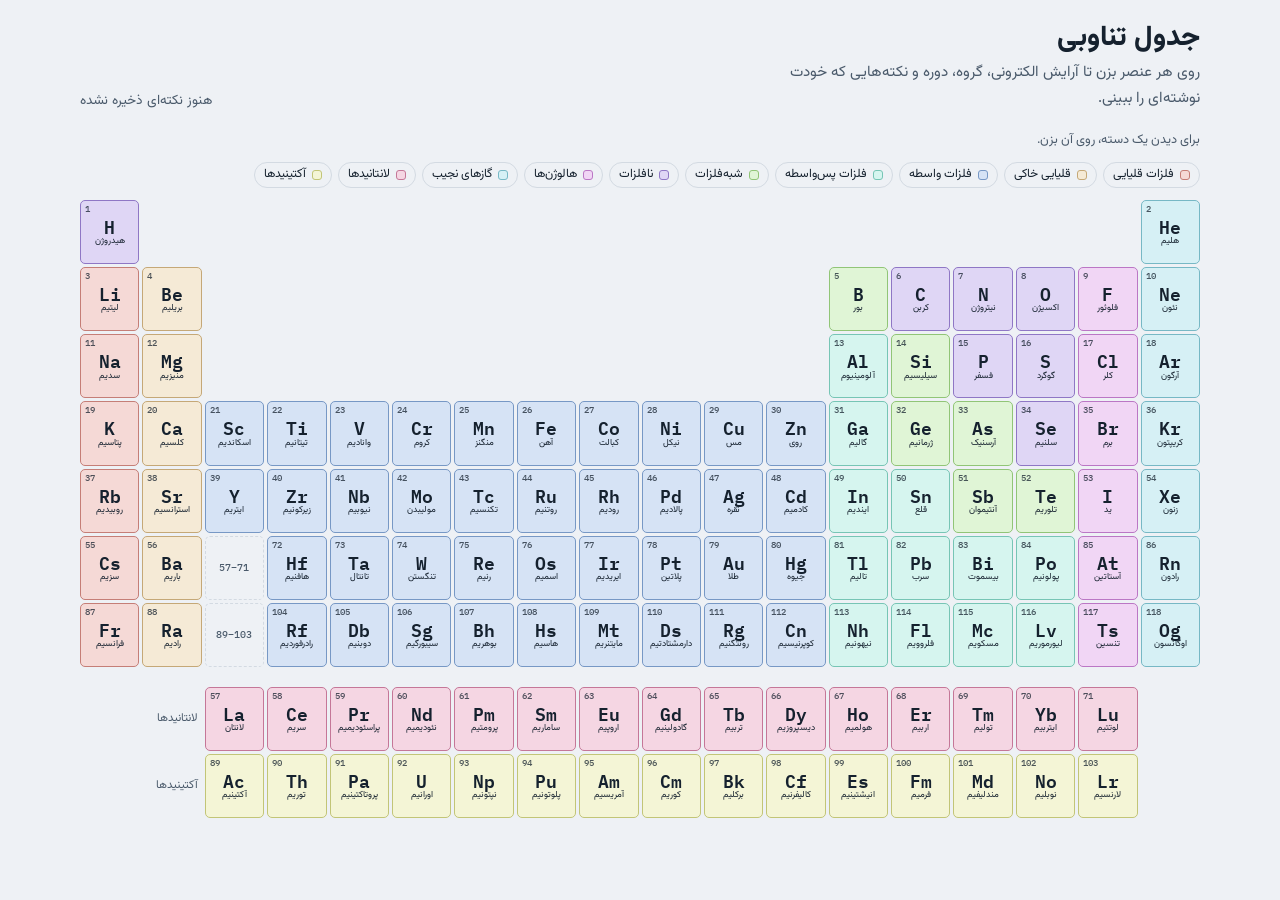
<file: periodic.html>
<!doctype html>
<html lang="fa">
<head>
<meta charset="utf-8">
<meta name="viewport" content="width=device-width,initial-scale=1,viewport-fit=cover">
<style>:root{color-scheme:light dark}body{margin:0}</style>
<title>جدول تناوبی</title>
<link rel="stylesheet" href="lib/fonts.css">
<style>
/* Layout: standard 18-column table on a horizontally scrollable grid; element sheet slides up from the bottom on phones and centers on wide screens. */
:root {
  --bg: #eef1f5;
  --panel: #ffffff;
  --ink: #15212e;
  --ink-2: #4a5a6b;
  --line: #d3dae2;
  --accent: #1b5fd1;
  --accent-ink: #ffffff;
  --danger: #b3261e;
  --cs: 60%;
  --cl: 90%;
  --cb: 62%;
  --ctext: #15212e;
  --font: "Vazirmatn", "Segoe UI", Tahoma, system-ui, sans-serif;
  --mono: "IBM Plex Mono", ui-monospace, "SF Mono", Menlo, Consolas, monospace;
}
@media (prefers-color-scheme: dark) {
  :root:not([data-theme="light"]) {
    --bg: #0f1720;
    --panel: #17212c;
    --ink: #e6ecf2;
    --ink-2: #9aa9b8;
    --line: #2a3846;
    --accent: #6fa2ff;
    --accent-ink: #0b1220;
    --danger: #ff8a80;
    --cs: 38%;
    --cl: 24%;
    --cb: 42%;
    --ctext: #eaf0f6;
    color-scheme: dark;
  }
}
:root[data-theme="dark"] {
  --bg: #0f1720;
  --panel: #17212c;
  --ink: #e6ecf2;
  --ink-2: #9aa9b8;
  --line: #2a3846;
  --accent: #6fa2ff;
  --accent-ink: #0b1220;
  --danger: #ff8a80;
  --cs: 38%;
  --cl: 24%;
  --cb: 42%;
  --ctext: #eaf0f6;
  color-scheme: dark;
}

* { box-sizing: border-box; }
[hidden] { display: none !important; }
body {
  background: var(--bg);
  color: var(--ink);
  font-family: var(--font);
  line-height: 1.7;
  padding-block: 20px 40px;
  padding-left: max(16px, env(safe-area-inset-left, 0px));
  padding-right: max(16px, env(safe-area-inset-right, 0px));
}
button { font-family: inherit; color: inherit; }
:focus-visible { outline: 2px solid var(--accent); outline-offset: 2px; }

.wrap { max-width: 1120px; margin: 0 auto; }
.top { display: flex; flex-wrap: wrap; align-items: end; justify-content: space-between; gap: 8px 24px; margin-bottom: 18px; }
.top h1 { margin: 0; font-size: 1.75rem; font-weight: 800; text-wrap: balance; line-height: 1.3; }
.top p { margin: 4px 0 0; color: var(--ink-2); font-size: .95rem; max-width: 46ch; }
.count { color: var(--ink-2); font-size: .85rem; }
.count b { color: var(--ink); font-weight: 700; }

.scroller { direction: ltr; overflow-x: auto; padding-bottom: 8px; }
.grid {
  direction: ltr;
  display: grid;
  grid-template-columns: repeat(18, minmax(38px, 1fr));
  grid-template-rows: repeat(7, auto) 14px auto auto;
  gap: 3px;
  min-width: 700px;
}
.el {
  grid-column: var(--col);
  grid-row: var(--row);
  position: relative;
  aspect-ratio: 1 / 1.08;
  min-width: 0;
  padding: 2px 1px 3px;
  display: flex; flex-direction: column; align-items: center; justify-content: center;
  background: hsl(var(--h) var(--cs) var(--cl));
  border: 1px solid hsl(var(--h) 40% var(--cb));
  color: var(--ctext);
  border-radius: 5px;
  cursor: pointer;
  transition: transform .12s ease, opacity .15s ease, box-shadow .12s ease;
}
.el:hover { transform: translateY(-2px); box-shadow: 0 4px 10px rgba(10, 20, 35, .18); z-index: 2; }
.el .z { position: absolute; top: 2px; left: 4px; font: 500 .56rem var(--mono); opacity: .75; }
.el .s { font: 600 1.02rem var(--mono); line-height: 1.1; }
.el .n { display: none; font-size: .56rem; line-height: 1.2; max-width: 100%; overflow: hidden; text-overflow: ellipsis; white-space: nowrap; direction: rtl; }
.el .dot { position: absolute; top: 3px; right: 4px; width: 6px; height: 6px; border-radius: 50%; background: var(--accent); }
.el[aria-pressed="true"] { outline: 2px solid var(--accent); outline-offset: 1px; }
.grid.filtering .el:not(.on) { opacity: .22; }
@media (min-width: 820px) {
  .el .n { display: block; }
  .el .s { font-size: 1.15rem; }
}

.ph {
  grid-column: 3; grid-row: var(--row);
  display: flex; align-items: center; justify-content: center;
  border: 1px dashed var(--line); border-radius: 5px;
  font: 500 .6rem var(--mono); color: var(--ink-2);
}
.rowlabel {
  grid-column: 1 / 3; grid-row: var(--row);
  align-self: center; justify-self: end;
  font-size: .72rem; color: var(--ink-2); direction: rtl; padding-inline: 4px;
}
.legend { direction: rtl; display: flex; flex-wrap: wrap; align-items: center; gap: 6px; margin-bottom: 12px; }
.chip.go { border-color: var(--accent); color: var(--accent); font-weight: 700; }
.catmem, .catnotes { margin-top: 18px; }
.members { display: flex; flex-wrap: wrap; gap: 6px; direction: ltr; justify-content: flex-end; }
.mem { font: 600 .82rem var(--mono); padding: 5px 9px; border-radius: 6px; cursor: pointer; background: hsl(var(--h) var(--cs) var(--cl)); border: 1px solid hsl(var(--h) 40% var(--cb)); color: var(--ctext); }
button.fact { text-align: right; background: transparent; cursor: pointer; font: inherit; color: inherit; width: 100%; }
.fact .go { font-size: .72rem; color: var(--accent); margin-top: 2px; }
.chip {
  display: inline-flex; align-items: center; gap: 6px;
  font-size: .76rem; line-height: 1;
  padding: 6px 9px; border-radius: 99px; cursor: pointer;
  background: transparent; border: 1px solid var(--line);
}
.chip i { width: 10px; height: 10px; border-radius: 3px; background: hsl(var(--h) var(--cs) var(--cl)); border: 1px solid hsl(var(--h) 40% var(--cb)); }
.chip[aria-pressed="true"] { border-color: var(--accent); background: color-mix(in srgb, var(--accent) 12%, transparent); }
.hint { width: 100%; font-size: .8rem; color: var(--ink-2); margin: 0 0 4px; }

/* Element sheet */
.sheet[hidden] { display: none; }
.sheet { position: fixed; inset: 0; z-index: 50; display: flex; align-items: flex-end; justify-content: center; }
.backdrop { position: absolute; inset: 0; background: rgba(8, 14, 22, .5); }
.panel {
  position: relative; width: 100%; max-width: 560px; max-height: 88dvh; overflow-y: auto;
  background: var(--panel); color: var(--ink);
  border-radius: 16px 16px 0 0;
  padding: 18px 20px 20px;
  padding-bottom: calc(20px + env(safe-area-inset-bottom, 0px));
  padding-left: max(20px, env(safe-area-inset-left, 0px));
  padding-right: max(20px, env(safe-area-inset-right, 0px));
  box-shadow: 0 -8px 30px rgba(0, 0, 0, .25);
  animation: rise .2s ease-out;
}
@keyframes rise { from { transform: translateY(24px); opacity: 0; } to { transform: none; opacity: 1; } }
@media (prefers-reduced-motion: reduce) { .panel { animation: none; } .el { transition: none; } }
@media (min-width: 700px) {
  .sheet { align-items: center; }
  .panel { border-radius: 16px; }
}
.ph-head { display: flex; align-items: center; gap: 14px; }
.tile {
  flex: none; width: 76px; height: 82px; position: relative;
  display: flex; align-items: center; justify-content: center;
  background: hsl(var(--h) var(--cs) var(--cl)); border: 1px solid hsl(var(--h) 40% var(--cb));
  border-radius: 8px; color: var(--ctext); direction: ltr;
}
.tile .z { position: absolute; top: 4px; left: 7px; font: 500 .75rem var(--mono); opacity: .8; }
.tile .s { font: 600 2.1rem var(--mono); }
.ttl { min-width: 0; flex: 1; }
.ttl h2 { margin: 0; font-size: 1.5rem; font-weight: 800; line-height: 1.3; }
.ttl .en { color: var(--ink-2); font: 500 .85rem var(--mono); direction: ltr; text-align: right; }
.x {
  flex: none; width: 40px; height: 40px; border-radius: 50%;
  border: 1px solid var(--line); background: transparent; cursor: pointer; font-size: 1.1rem; line-height: 1;
}
.cfg { margin-top: 18px; padding: 14px 16px; border: 1px solid var(--line); border-radius: 10px; }
.lab { font-size: .78rem; color: var(--ink-2); letter-spacing: .02em; margin: 0 0 4px; }
.cfg .short { direction: ltr; text-align: left; font: 600 1.25rem var(--mono); line-height: 1.5; overflow-wrap: anywhere; }
.cfg .full { direction: ltr; text-align: left; font: 500 .82rem var(--mono); color: var(--ink-2); margin-top: 6px; overflow-wrap: anywhere; }
.cfg sup { font-size: .65em; line-height: 0; }
.cfg .core { color: var(--accent); }
.note-pred { font-size: .78rem; color: var(--ink-2); margin: 8px 0 0; }
.facts { display: grid; grid-template-columns: repeat(auto-fit, minmax(110px, 1fr)); gap: 10px; margin-top: 10px; }
.fact { padding: 10px 14px; border: 1px solid var(--line); border-radius: 10px; min-width: 0; }
.fact .v { font-weight: 700; font-size: 1.15rem; }
.fact .v.sm { font-size: .98rem; }

.notes { margin-top: 22px; }
.notes h3 { margin: 0 0 8px; font-size: 1.05rem; font-weight: 700; display: flex; justify-content: space-between; align-items: baseline; gap: 8px; }
.notes h3 small { font-weight: 400; color: var(--ink-2); font-size: .78rem; }
.nlist { list-style: none; margin: 0; padding: 0; display: flex; flex-direction: column; gap: 8px; }
.nitem { border: 1px solid var(--line); border-radius: 10px; padding: 10px 12px; display: flex; gap: 10px; align-items: flex-start; }
.nitem .body { flex: 1; min-width: 0; }
.nitem .txt { white-space: pre-wrap; overflow-wrap: anywhere; }
.nitem .when { font-size: .72rem; color: var(--ink-2); margin-top: 2px; }
.del { flex: none; font-size: .78rem; padding: 4px 10px; border-radius: 99px; border: 1px solid var(--line); background: transparent; cursor: pointer; color: var(--ink-2); }
.del.sure { border-color: var(--danger); color: var(--danger); }
.empty { padding: 16px; border: 1px dashed var(--line); border-radius: 10px; color: var(--ink-2); font-size: .92rem; }
.add { margin-top: 12px; display: flex; flex-direction: column; gap: 8px; }
.add textarea {
  width: 100%; min-height: 76px; resize: vertical; font: inherit; color: var(--ink);
  background: var(--bg); border: 1px solid var(--line); border-radius: 10px; padding: 10px 12px;
}
.add .row { display: flex; align-items: center; justify-content: space-between; gap: 10px; }
.btn { font-weight: 700; font-size: .95rem; padding: 9px 20px; border-radius: 10px; border: 0; cursor: pointer; background: var(--accent); color: var(--accent-ink); }
.btn:disabled { opacity: .45; cursor: default; }
.msg { font-size: .8rem; color: var(--ink-2); }
.msg.err { color: var(--danger); }
</style>
</head>
<body>
<div class="wrap" dir="rtl" lang="fa">
  <div class="top">
    <div>
      <h1>جدول تناوبی</h1>
      <p>روی هر عنصر بزن تا آرایش الکترونی، گروه، دوره و نکته‌هایی که خودت نوشته‌ای را ببینی.</p>
    </div>
    <div class="count" id="count"></div>
  </div>
  <div class="scroller"><div class="grid" id="grid"></div></div>
</div>

<div class="sheet" id="sheet" hidden>
  <div class="backdrop" id="backdrop"></div>
  <div class="panel" role="dialog" aria-modal="true" aria-labelledby="sh-title" dir="rtl" lang="fa">
    <div class="ph-head">
      <div class="tile" id="sh-tile"><span class="z" id="sh-z"></span><span class="s" id="sh-s"></span></div>
      <div class="ttl"><h2 id="sh-title"></h2><div class="en" id="sh-en"></div></div>
      <button class="x" id="sh-close" aria-label="بستن">&#x2715;</button>
    </div>
    <div class="cfg" id="sh-cfg">
      <p class="lab">آرایش الکترونی</p>
      <div class="short" id="sh-short"></div>
      <div class="full" id="sh-full"></div>
      <p class="note-pred" id="sh-pred" hidden>برای این عنصر آرایش الکترونی پیش‌بینی شده است و اندازه‌گیری تجربی کامل در دسترس نیست.</p>
    </div>
    <div class="facts" id="sh-facts">
      <div class="fact"><p class="lab">گروه</p><div class="v" id="sh-group"></div></div>
      <div class="fact"><p class="lab">دوره</p><div class="v" id="sh-period"></div></div>
      <button type="button" class="fact" id="sh-cat-btn"><p class="lab">دسته</p><div class="v sm" id="sh-cat"></div><div class="go">نکته‌های دسته</div></button>
    </div>
    <section class="catmem" id="sh-members" hidden>
      <p class="lab">عنصرهای این دسته</p>
      <div class="members" id="sh-members-list"></div>
    </section>
    <section class="catnotes" id="sh-catnotes" hidden>
      <p class="lab" id="sh-catnotes-title"></p>
      <ul class="nlist" id="sh-catnotes-list"></ul>
    </section>
    <section class="notes">
      <h3>نکته‌ها <small id="sh-store"></small></h3>
      <ul class="nlist" id="sh-notes"></ul>
      <form class="add" id="add-form">
        <label class="lab" for="note-input">نکته جدید</label>
        <textarea id="note-input" placeholder="مثلاً: استثنای آرایش الکترونی، کاربرد، روش حفظ کردن..."></textarea>
        <div class="row">
          <span class="msg" id="add-msg" role="status"></span>
          <button class="btn" id="add-btn" type="submit" disabled>افزودن نکته</button>
        </div>
      </form>
    </section>
  </div>
</div>

<script>
(function () {
  var SYM = "H He Li Be B C N O F Ne Na Mg Al Si P S Cl Ar K Ca Sc Ti V Cr Mn Fe Co Ni Cu Zn Ga Ge As Se Br Kr Rb Sr Y Zr Nb Mo Tc Ru Rh Pd Ag Cd In Sn Sb Te I Xe Cs Ba La Ce Pr Nd Pm Sm Eu Gd Tb Dy Ho Er Tm Yb Lu Hf Ta W Re Os Ir Pt Au Hg Tl Pb Bi Po At Rn Fr Ra Ac Th Pa U Np Pu Am Cm Bk Cf Es Fm Md No Lr Rf Db Sg Bh Hs Mt Ds Rg Cn Nh Fl Mc Lv Ts Og".split(" ");
  var EN = "Hydrogen,Helium,Lithium,Beryllium,Boron,Carbon,Nitrogen,Oxygen,Fluorine,Neon,Sodium,Magnesium,Aluminium,Silicon,Phosphorus,Sulfur,Chlorine,Argon,Potassium,Calcium,Scandium,Titanium,Vanadium,Chromium,Manganese,Iron,Cobalt,Nickel,Copper,Zinc,Gallium,Germanium,Arsenic,Selenium,Bromine,Krypton,Rubidium,Strontium,Yttrium,Zirconium,Niobium,Molybdenum,Technetium,Ruthenium,Rhodium,Palladium,Silver,Cadmium,Indium,Tin,Antimony,Tellurium,Iodine,Xenon,Caesium,Barium,Lanthanum,Cerium,Praseodymium,Neodymium,Promethium,Samarium,Europium,Gadolinium,Terbium,Dysprosium,Holmium,Erbium,Thulium,Ytterbium,Lutetium,Hafnium,Tantalum,Tungsten,Rhenium,Osmium,Iridium,Platinum,Gold,Mercury,Thallium,Lead,Bismuth,Polonium,Astatine,Radon,Francium,Radium,Actinium,Thorium,Protactinium,Uranium,Neptunium,Plutonium,Americium,Curium,Berkelium,Californium,Einsteinium,Fermium,Mendelevium,Nobelium,Lawrencium,Rutherfordium,Dubnium,Seaborgium,Bohrium,Hassium,Meitnerium,Darmstadtium,Roentgenium,Copernicium,Nihonium,Flerovium,Moscovium,Livermorium,Tennessine,Oganesson".split(",");
  var FA = "هیدروژن,هلیم,لیتیم,بریلیم,بور,کربن,نیتروژن,اکسیژن,فلوئور,نئون,سدیم,منیزیم,آلومینیوم,سیلیسیم,فسفر,گوگرد,کلر,آرگون,پتاسیم,کلسیم,اسکاندیم,تیتانیم,وانادیم,کروم,منگنز,آهن,کبالت,نیکل,مس,روی,گالیم,ژرمانیم,آرسنیک,سلنیم,برم,کریپتون,روبیدیم,استرانسیم,ایتریم,زیرکونیم,نیوبیم,مولیبدن,تکنسیم,روتنیم,رودیم,پالادیم,نقره,کادمیم,ایندیم,قلع,آنتیموان,تلوریم,ید,زنون,سزیم,باریم,لانتان,سریم,پراسئودیمیم,نئودیمیم,پرومتیم,ساماریم,اروپیم,گادولینیم,تربیم,دیسپروزیم,هولمیم,اربیم,تولیم,ایتربیم,لوتتیم,هافنیم,تانتال,تنگستن,رنیم,اسمیم,ایریدیم,پلاتین,طلا,جیوه,تالیم,سرب,بیسموت,پولونیم,آستاتین,رادون,فرانسیم,رادیم,آکتینیم,توریم,پروتاکتینیم,اورانیم,نپتونیم,پلوتونیم,آمریسیم,کوریم,برکلیم,کالیفرنیم,انیشتینیم,فرمیم,مندلیفیم,نوبلیم,لارنسیم,رادرفوردیم,دوبنیم,سیبورگیم,بوهریم,هاسیم,مایتنریم,دارمشتادتیم,رونتگنیم,کوپرنیسیم,نیهونیم,فلروویم,مسکویم,لیورموریم,تنسین,اوگانسون".split(",");

  var CATS = {
    alkali:    { name: "فلزات قلیایی",   h: 5 },
    alkaline:  { name: "قلیایی خاکی",    h: 38 },
    transition:{ name: "فلزات واسطه",    h: 215 },
    post:      { name: "فلزات پس‌واسطه", h: 168 },
    metalloid: { name: "شبه‌فلزات",      h: 100 },
    nonmetal:  { name: "نافلزات",        h: 258 },
    halogen:   { name: "هالوژن‌ها",      h: 292 },
    noble:     { name: "گازهای نجیب",    h: 190 },
    lanth:     { name: "لانتانیدها",     h: 335 },
    actin:     { name: "آکتینیدها",      h: 62 }
  };
  function catOf(z) {
    if ([3, 11, 19, 37, 55, 87].indexOf(z) >= 0) return "alkali";
    if ([4, 12, 20, 38, 56, 88].indexOf(z) >= 0) return "alkaline";
    if (z >= 57 && z <= 71) return "lanth";
    if (z >= 89 && z <= 103) return "actin";
    if ([2, 10, 18, 36, 54, 86, 118].indexOf(z) >= 0) return "noble";
    if ([9, 17, 35, 53, 85, 117].indexOf(z) >= 0) return "halogen";
    if ([5, 14, 32, 33, 51, 52].indexOf(z) >= 0) return "metalloid";
    if ([1, 6, 7, 8, 15, 16, 34].indexOf(z) >= 0) return "nonmetal";
    if ([13, 31, 49, 50, 81, 82, 83, 84, 113, 114, 115, 116].indexOf(z) >= 0) return "post";
    return "transition";
  }

  function pos(z) {
    var r, c;
    if (z === 1) { r = 1; c = 1; }
    else if (z === 2) { r = 1; c = 18; }
    else if (z <= 4) { r = 2; c = z - 2; }
    else if (z <= 10) { r = 2; c = z + 8; }
    else if (z <= 12) { r = 3; c = z - 10; }
    else if (z <= 18) { r = 3; c = z; }
    else if (z <= 36) { r = 4; c = z - 18; }
    else if (z <= 54) { r = 5; c = z - 36; }
    else if (z <= 56) { r = 6; c = z - 54; }
    else if (z <= 71) { r = 9; c = z - 54; }
    else if (z <= 86) { r = 6; c = z - 68; }
    else if (z <= 88) { r = 7; c = z - 86; }
    else if (z <= 103) { r = 10; c = z - 86; }
    else { r = 7; c = z - 100; }
    var f = (z >= 57 && z <= 71) || (z >= 89 && z <= 103);
    return { row: r, col: c, period: f ? (z <= 71 ? 6 : 7) : r, group: f ? null : c };
  }

  var ORDER = [[1,0],[2,0],[2,1],[3,0],[3,1],[4,0],[3,2],[4,1],[5,0],[4,2],[5,1],[6,0],[4,3],[5,2],[6,1],[7,0],[5,3],[6,2],[7,1]];
  var LET = "spdf";
  var EXC = {
    24: { "3d": 5, "4s": 1 }, 29: { "3d": 10, "4s": 1 },
    41: { "4d": 4, "5s": 1 }, 42: { "4d": 5, "5s": 1 }, 44: { "4d": 7, "5s": 1 },
    45: { "4d": 8, "5s": 1 }, 46: { "4d": 10, "5s": 0 }, 47: { "4d": 10, "5s": 1 },
    57: { "4f": 0, "5d": 1 }, 58: { "4f": 1, "5d": 1 }, 64: { "4f": 7, "5d": 1 },
    78: { "4f": 14, "5d": 9, "6s": 1 }, 79: { "5d": 10, "6s": 1 },
    89: { "5f": 0, "6d": 1 }, 90: { "5f": 0, "6d": 2 }, 91: { "5f": 2, "6d": 1 },
    92: { "5f": 3, "6d": 1 }, 93: { "5f": 4, "6d": 1 }, 96: { "5f": 7, "6d": 1 },
    103: { "5f": 14, "6d": 0, "7p": 1 }
  };
  var NOBLE = [[86, "Rn"], [54, "Xe"], [36, "Kr"], [18, "Ar"], [10, "Ne"], [2, "He"]];

  function fill(z, useExc) {
    var rem = z, occ = {};
    for (var i = 0; i < ORDER.length && rem > 0; i++) {
      var n = ORDER[i][0], l = ORDER[i][1], cap = 2 * (2 * l + 1), k = Math.min(cap, rem);
      occ[n + LET[l]] = k; rem -= k;
    }
    if (useExc && EXC[z]) {
      for (var key in EXC[z]) { if (EXC[z][key] === 0) delete occ[key]; else occ[key] = EXC[z][key]; }
    }
    return occ;
  }
  function sortKeys(keys) {
    return keys.sort(function (a, b) {
      var na = +a[0], nb = +b[0];
      return na !== nb ? na - nb : LET.indexOf(a[1]) - LET.indexOf(b[1]);
    });
  }
  function fmt(keys, occ) {
    return keys.map(function (k) { return k + "<sup>" + occ[k] + "</sup>"; }).join(" ");
  }
  function config(z) {
    var occ = fill(z, true), keys = sortKeys(Object.keys(occ));
    var full = fmt(keys, occ), short = full, core = null;
    if (z > 2) {
      for (var i = 0; i < NOBLE.length; i++) {
        if (NOBLE[i][0] < z) { core = NOBLE[i]; break; }
      }
      var coreKeys = Object.keys(fill(core[0], false));
      var rest = sortKeys(keys.filter(function (k) { return coreKeys.indexOf(k) < 0; }));
      short = '<span class="core">[' + core[1] + ']</span> ' + fmt(rest, occ);
    }
    return { short: short, full: full };
  }

  var $ = function (id) { return document.getElementById(id); };
  var faNum = function (n) { return Number(n).toLocaleString("fa-IR", { useGrouping: false }); };

  var grid = $("grid");
  var cellEls = {};
  var activeCat = null;

  // Legend
  var legend = document.createElement("div");
  legend.className = "legend";
  legend.innerHTML = '<p class="hint">برای دیدن یک دسته، روی آن بزن.</p>';
  Object.keys(CATS).forEach(function (k) {
    var b = document.createElement("button");
    b.type = "button"; b.className = "chip"; b.setAttribute("aria-pressed", "false");
    b.style.setProperty("--h", CATS[k].h);
    b.innerHTML = "<i></i>" + CATS[k].name;
    b.addEventListener("click", function () {
      activeCat = activeCat === k ? null : k;
      applyFilter();
    });
    b.dataset.cat = k;
    legend.appendChild(b);
  });
  var catbtn = document.createElement("button");
  catbtn.type = "button"; catbtn.className = "chip go"; catbtn.hidden = true;
  catbtn.addEventListener("click", function () { if (activeCat) openCat(activeCat); });
  legend.appendChild(catbtn);
  var scroller = document.querySelector(".scroller");
  scroller.parentNode.insertBefore(legend, scroller);

  function updateCatBtn() {
    catbtn.hidden = !activeCat;
    if (activeCat) {
      var n = (notes["cat-" + activeCat] || []).length;
      catbtn.textContent = "نکته‌های " + CATS[activeCat].name + (n ? " (" + faNum(n) + ")" : "");
    }
  }

  function applyFilter() {
    updateCatBtn();
    grid.classList.toggle("filtering", !!activeCat);
    Array.prototype.forEach.call(legend.querySelectorAll(".chip"), function (c) {
      c.setAttribute("aria-pressed", String(c.dataset.cat === activeCat));
    });
    Object.keys(cellEls).forEach(function (z) {
      cellEls[z].classList.toggle("on", !!activeCat && cellEls[z].dataset.cat === activeCat);
    });
  }

  function addPh(row, text) {
    var d = document.createElement("div");
    d.className = "ph"; d.style.setProperty("--row", row); d.textContent = text;
    grid.appendChild(d);
  }
  addPh(6, "57–71"); addPh(7, "89–103");
  function addLabel(row, text) {
    var d = document.createElement("div");
    d.className = "rowlabel"; d.style.setProperty("--row", row); d.textContent = text;
    grid.appendChild(d);
  }
  addLabel(9, "لانتانیدها"); addLabel(10, "آکتینیدها");

  for (var z = 1; z <= 118; z++) {
    (function (z) {
      var p = pos(z), cat = catOf(z);
      var b = document.createElement("button");
      b.type = "button"; b.className = "el"; b.dataset.cat = cat; b.dataset.z = z;
      b.setAttribute("aria-pressed", "false");
      b.setAttribute("aria-label", FA[z - 1] + "، عنصر " + z);
      b.style.setProperty("--h", CATS[cat].h);
      b.style.setProperty("--row", p.row);
      b.style.setProperty("--col", p.col);
      b.innerHTML = '<span class="z">' + z + '</span><span class="s">' + SYM[z - 1] + '</span><span class="n">' + FA[z - 1] + "</span>";
      b.addEventListener("click", function () { openSheet(z); });
      grid.appendChild(b);
      cellEls[z] = b;
    })(z);
  }

  // Notes storage
  var notes = {};
  var db = null;
  var mode = "local";
  var writeChain = Promise.resolve();
  var LS_KEY = "periodic-table-notes-v1";

  function lsRead() {
    try { var raw = localStorage.getItem(LS_KEY); if (raw) notes = JSON.parse(raw) || {}; } catch (e) {}
  }
  var lsOk = true;
  function lsWrite() {
    try { localStorage.setItem(LS_KEY, JSON.stringify(notes)); lsOk = true; } catch (e) { lsOk = false; }
  }
  function storeLabel() {
    if (storeErr) return storeErr;
    if (mode === "db") return "";
    return lsOk ? "ذخیره در همین مرورگر" : "ذخیره‌سازی در این نما کار نمی‌کند";
  }
  var dirty = {}, failed = {}, firstSnap = true;
  function refreshDots() {
    var total = 0;
    Object.keys(cellEls).forEach(function (z) {
      var has = notes[z] && notes[z].length;
      var el = cellEls[z], dot = el.querySelector(".dot");
      if (has && !dot) { var d = document.createElement("span"); d.className = "dot"; el.appendChild(d); }
      if (!has && dot) dot.remove();
      if (has) total += notes[z].length;
    });
    Object.keys(CATS).forEach(function (k) { total += (notes["cat-" + k] || []).length; });
    updateCatBtn();
    $("count").innerHTML = total ? "<b>" + faNum(total) + "</b> نکته ذخیره شده" : "هنوز نکته‌ای ذخیره نشده";
  }
  var storeErr = "", pending = {}, loadTimer = null;
  var bridge = window.__konkorPt || null;
  var inFrame = !bridge && window.parent !== window;
  function bridgeSave(key, items) {
    if (bridge && typeof bridge.save === "function") {
      return Promise.resolve(bridge.save(key, items)).then(function (ok) { return !!ok; }).catch(function () { return false; });
    }
    return new Promise(function (res) {
      var id = Date.now().toString(36) + Math.random().toString(36).slice(2, 6);
      pending[id] = res;
      window.parent.postMessage({ pt: "save", id: id, key: key, items: items }, location.origin);
      setTimeout(function () { if (pending[id]) { delete pending[id]; res(false); } }, 15000);
    });
  }
  function persist(z) {
    var items = notes[z] || [];
    if (mode === "db") {
      dirty[z] = (dirty[z] || 0) + 1;
      writeChain = writeChain.then(function () { return bridgeSave(z, items); }).then(function (ok) {
        dirty[z]--;
        if (ok) { delete failed[z]; } else { failed[z] = true; setMsg("ذخیره نشد. اتصال را بررسی کن و دوباره امتحان کن.", true); }
      });
      return writeChain;
    }
    lsWrite();
    if (!lsOk) setMsg("این نما اجازه ذخیره نمی‌دهد. نکته تا بستن صفحه می‌ماند. فایل را در مرورگر باز کن.", true);
    return Promise.resolve();
  }
  function onMsg(e) {
    if (e.origin !== location.origin || e.source !== window.parent) return;
    var m = e.data || {};
    if (m.pt === "saved") {
      var r = pending[m.id];
      if (r) { delete pending[m.id]; r(!!m.ok); }
    } else if (m.pt === "init") {
      clearTimeout(loadTimer);
      if (m.error) {
        mode = "local"; storeErr = "جدول نکته‌ها در Supabase ساخته نشده. نکته‌ها فقط در همین مرورگر می‌مانند.";
        lsRead();
      } else {
        mode = "db"; storeErr = "";
        var remote = m.notes || {};
        Object.keys(notes).forEach(function (k) { if (dirty[k] > 0 || failed[k]) remote[k] = notes[k]; });
        notes = remote;
      }
      $("sh-store").textContent = storeLabel();
      refreshDots();
      if (sheetKey != null) {
        renderNotes();
        if (typeof sheetKey === "number") renderCatNotes(catOf(sheetKey));
      }
    }
  }
  function startStore() {
    if (bridge) {
      refreshDots();
      if (typeof bridge.onReady === "function") bridge.onReady(function (payload) {
        onMsg({ origin: location.origin, source: window, data: { pt: "init", notes: (payload && payload.notes) || {}, error: payload && payload.error } });
      });
      return;
    }
    if (!inFrame) { lsRead(); refreshDots(); return; }
    window.addEventListener("message", onMsg);
    refreshDots();
    window.parent.postMessage({ pt: "ready" }, location.origin);
    loadTimer = setTimeout(function () { $("sh-store").textContent = "ذخیره‌سازی هنوز پاسخ نداده"; }, 10000);
  }

  // Sheet
  var sheet = $("sheet"), sheetKey = null, lastFocus = null, armed = null;

  function setMsg(t, err) {
    var m = $("add-msg"); m.textContent = t || ""; m.className = "msg" + (err ? " err" : "");
  }

  function showMode(isCat) {
    $("sh-cfg").hidden = isCat;
    $("sh-facts").hidden = isCat;
    $("sh-pred").hidden = true;
    $("sh-members").hidden = !isCat;
  }
  function titleFor(key) {
    return typeof key === "string" ? "دسته‌ی " + CATS[key.slice(4)].name : FA[key - 1];
  }
  function openSheet(z) {
    sheetKey = z; armed = null;
    var cat = catOf(z), p = pos(z), c = config(z);
    if (sheet.hidden) lastFocus = document.activeElement;
    showMode(false);
    $("sh-cat-btn").onclick = function () { openCat(cat); };
    Object.keys(cellEls).forEach(function (k) { cellEls[k].setAttribute("aria-pressed", String(+k === z)); });
    var tile = $("sh-tile");
    tile.style.setProperty("--h", CATS[cat].h);
    $("sh-z").textContent = z;
    $("sh-s").textContent = SYM[z - 1];
    $("sh-title").textContent = FA[z - 1];
    $("sh-en").textContent = EN[z - 1];
    $("sh-short").innerHTML = c.short;
    $("sh-full").innerHTML = z > 2 ? c.full : "";
    $("sh-pred").hidden = z < 104;
    $("sh-group").textContent = p.group ? faNum(p.group) : "بلوک f";
    $("sh-period").textContent = faNum(p.period);
    $("sh-cat").textContent = CATS[cat].name;
    $("sh-store").textContent = storeLabel();
    $("note-input").value = "";
    $("add-btn").disabled = true;
    setMsg("");
    renderNotes(); renderCatNotes(cat);
    sheet.hidden = false;
    sheet.querySelector(".panel").scrollTop = 0;
    document.body.style.overflow = "hidden";
    $("sh-close").focus();
  }
  function openCat(k) {
    sheetKey = "cat-" + k; armed = null;
    if (sheet.hidden) lastFocus = document.activeElement;
    showMode(true);
    Object.keys(cellEls).forEach(function (q) { cellEls[q].setAttribute("aria-pressed", "false"); });
    var zs = [];
    for (var i = 1; i <= 118; i++) if (catOf(i) === k) zs.push(i);
    $("sh-tile").style.setProperty("--h", CATS[k].h);
    $("sh-z").textContent = "عنصر";
    $("sh-s").textContent = zs.length;
    $("sh-title").textContent = CATS[k].name;
    $("sh-en").textContent = "";
    var mem = $("sh-members-list");
    mem.innerHTML = "";
    zs.forEach(function (z) {
      var b = document.createElement("button");
      b.type = "button"; b.className = "mem"; b.style.setProperty("--h", CATS[k].h);
      b.textContent = SYM[z - 1]; b.title = FA[z - 1];
      b.addEventListener("click", function () { openSheet(z); });
      mem.appendChild(b);
    });
    $("sh-catnotes").hidden = true;
    $("sh-store").textContent = storeLabel();
    $("note-input").value = "";
    $("add-btn").disabled = true;
    setMsg("");
    renderNotes();
    sheet.hidden = false;
    sheet.querySelector(".panel").scrollTop = 0;
    document.body.style.overflow = "hidden";
    $("sh-close").focus();
  }
  function renderCatNotes(k) {
    var items = notes["cat-" + k] || [];
    $("sh-catnotes").hidden = !items.length;
    $("sh-catnotes-title").textContent = "نکته‌های " + CATS[k].name;
    var ul = $("sh-catnotes-list");
    ul.innerHTML = "";
    items.forEach(function (it) {
      var li = document.createElement("li");
      li.className = "nitem";
      var body = document.createElement("div"); body.className = "body";
      var t = document.createElement("div"); t.className = "txt"; t.textContent = it.text;
      body.appendChild(t); li.appendChild(body); ul.appendChild(li);
    });
  }
  function closeSheet() {
    sheet.hidden = true; sheetKey = null; armed = null;
    document.body.style.overflow = "";
    Object.keys(cellEls).forEach(function (k) { cellEls[k].setAttribute("aria-pressed", "false"); });
    if (lastFocus && lastFocus.focus) lastFocus.focus();
  }
  $("sh-close").addEventListener("click", closeSheet);
  $("backdrop").addEventListener("click", closeSheet);
  document.addEventListener("keydown", function (e) { if (e.key === "Escape" && !sheet.hidden) closeSheet(); });

  var dateFmt;
  try { dateFmt = new Intl.DateTimeFormat("fa-IR-u-ca-persian", { year: "numeric", month: "long", day: "numeric" }); } catch (e) { dateFmt = null; }

  function renderNotes() {
    var ul = $("sh-notes");
    ul.innerHTML = "";
    var key = sheetKey;
    var items = (key != null && notes[key]) || [];
    if (!items.length) {
      var li = document.createElement("li");
      li.className = "empty";
      li.textContent = "هنوز نکته‌ای برای " + titleFor(key) + " ننوشته‌ای. هر چیزی که بخواهی بعداً یادت بماند، پایین همین صفحه اضافه کن.";
      ul.appendChild(li);
      return;
    }
    items.forEach(function (it) {
      var li = document.createElement("li");
      li.className = "nitem";
      var body = document.createElement("div"); body.className = "body";
      var t = document.createElement("div"); t.className = "txt"; t.textContent = it.text;
      var w = document.createElement("div"); w.className = "when";
      w.textContent = dateFmt && it.t ? dateFmt.format(new Date(it.t)) : "";
      body.appendChild(t); body.appendChild(w);
      var d = document.createElement("button");
      d.type = "button"; d.className = "del" + (armed === it.id ? " sure" : "");
      d.textContent = armed === it.id ? "مطمئنی؟" : "حذف";
      d.addEventListener("click", function () {
        if (armed !== it.id) { armed = it.id; renderNotes(); return; }
        armed = null;
        notes[key] = (notes[key] || []).filter(function (x) { return x.id !== it.id; });
        refreshDots(); renderNotes(); persist(key);
      });
      li.appendChild(body); li.appendChild(d);
      ul.appendChild(li);
    });
  }

  $("note-input").addEventListener("input", function () {
    $("add-btn").disabled = !this.value.trim();
    setMsg("");
  });
  $("add-form").addEventListener("submit", function (e) {
    e.preventDefault();
    var ta = $("note-input"), text = ta.value.trim();
    if (!text || sheetKey == null) return;
    var z = sheetKey;
    var item = { id: Date.now().toString(36) + Math.random().toString(36).slice(2, 6), text: text, t: Date.now() };
    notes[z] = (notes[z] || []).concat([item]);
    ta.value = ""; $("add-btn").disabled = true;
    refreshDots(); renderNotes(); persist(z);
  });

  startStore();
})();
</script>
</body>
</html>
</file>
<file: lib/fonts.css>
/* Local copies of the app fonts so the app looks the same offline. */
@font-face{font-family:'Vazirmatn';font-style:normal;font-display:swap;font-weight:400;src:url(fonts/vazirmatn-arabic-400-normal.woff2) format('woff2');unicode-range:U+0600-06FF,U+0750-077F,U+0870-088E,U+0890-0891,U+0897-08E1,U+08E3-08FF,U+200C-200E,U+2010-2011,U+204F,U+2E41,U+FB50-FDFF,U+FE70-FE74,U+FE76-FEFC}
@font-face{font-family:'Vazirmatn';font-style:normal;font-display:swap;font-weight:400;src:url(fonts/vazirmatn-latin-400-normal.woff2) format('woff2');unicode-range:U+0000-00FF,U+0131,U+0152-0153,U+02BB-02BC,U+02C6,U+02DA,U+02DC,U+0304,U+0308,U+0329,U+2000-206F,U+20AC,U+2122,U+2191,U+2193,U+2212,U+2215,U+FEFF,U+FFFD}
@font-face{font-family:'Vazirmatn';font-style:normal;font-display:swap;font-weight:500;src:url(fonts/vazirmatn-arabic-500-normal.woff2) format('woff2');unicode-range:U+0600-06FF,U+0750-077F,U+0870-088E,U+0890-0891,U+0897-08E1,U+08E3-08FF,U+200C-200E,U+2010-2011,U+204F,U+2E41,U+FB50-FDFF,U+FE70-FE74,U+FE76-FEFC}
@font-face{font-family:'Vazirmatn';font-style:normal;font-display:swap;font-weight:500;src:url(fonts/vazirmatn-latin-500-normal.woff2) format('woff2');unicode-range:U+0000-00FF,U+0131,U+0152-0153,U+02BB-02BC,U+02C6,U+02DA,U+02DC,U+0304,U+0308,U+0329,U+2000-206F,U+20AC,U+2122,U+2191,U+2193,U+2212,U+2215,U+FEFF,U+FFFD}
@font-face{font-family:'Vazirmatn';font-style:normal;font-display:swap;font-weight:700;src:url(fonts/vazirmatn-arabic-700-normal.woff2) format('woff2');unicode-range:U+0600-06FF,U+0750-077F,U+0870-088E,U+0890-0891,U+0897-08E1,U+08E3-08FF,U+200C-200E,U+2010-2011,U+204F,U+2E41,U+FB50-FDFF,U+FE70-FE74,U+FE76-FEFC}
@font-face{font-family:'Vazirmatn';font-style:normal;font-display:swap;font-weight:700;src:url(fonts/vazirmatn-latin-700-normal.woff2) format('woff2');unicode-range:U+0000-00FF,U+0131,U+0152-0153,U+02BB-02BC,U+02C6,U+02DA,U+02DC,U+0304,U+0308,U+0329,U+2000-206F,U+20AC,U+2122,U+2191,U+2193,U+2212,U+2215,U+FEFF,U+FFFD}
@font-face{font-family:'Vazirmatn';font-style:normal;font-display:swap;font-weight:800;src:url(fonts/vazirmatn-arabic-800-normal.woff2) format('woff2');unicode-range:U+0600-06FF,U+0750-077F,U+0870-088E,U+0890-0891,U+0897-08E1,U+08E3-08FF,U+200C-200E,U+2010-2011,U+204F,U+2E41,U+FB50-FDFF,U+FE70-FE74,U+FE76-FEFC}
@font-face{font-family:'Vazirmatn';font-style:normal;font-display:swap;font-weight:800;src:url(fonts/vazirmatn-latin-800-normal.woff2) format('woff2');unicode-range:U+0000-00FF,U+0131,U+0152-0153,U+02BB-02BC,U+02C6,U+02DA,U+02DC,U+0304,U+0308,U+0329,U+2000-206F,U+20AC,U+2122,U+2191,U+2193,U+2212,U+2215,U+FEFF,U+FFFD}
@font-face{font-family:'Lalezar';font-style:normal;font-display:swap;font-weight:400;src:url(fonts/lalezar-arabic-400-normal.woff2) format('woff2');unicode-range:U+0600-06FF,U+0750-077F,U+0870-088E,U+0890-0891,U+0897-08E1,U+08E3-08FF,U+200C-200E,U+2010-2011,U+204F,U+2E41,U+FB50-FDFF,U+FE70-FE74,U+FE76-FEFC}
@font-face{font-family:'Lalezar';font-style:normal;font-display:swap;font-weight:400;src:url(fonts/lalezar-latin-400-normal.woff2) format('woff2');unicode-range:U+0000-00FF,U+0131,U+0152-0153,U+02BB-02BC,U+02C6,U+02DA,U+02DC,U+0304,U+0308,U+0329,U+2000-206F,U+20AC,U+2122,U+2191,U+2193,U+2212,U+2215,U+FEFF,U+FFFD}
@font-face{font-family:'IBM Plex Mono';font-style:normal;font-display:swap;font-weight:500;src:url(fonts/ibm-plex-mono-latin-500-normal.woff2) format('woff2');unicode-range:U+0000-00FF,U+0131,U+0152-0153,U+02BB-02BC,U+02C6,U+02DA,U+02DC,U+0304,U+0308,U+0329,U+2000-206F,U+20AC,U+2122,U+2191,U+2193,U+2212,U+2215,U+FEFF,U+FFFD}
@font-face{font-family:'IBM Plex Mono';font-style:normal;font-display:swap;font-weight:600;src:url(fonts/ibm-plex-mono-latin-600-normal.woff2) format('woff2');unicode-range:U+0000-00FF,U+0131,U+0152-0153,U+02BB-02BC,U+02C6,U+02DA,U+02DC,U+0304,U+0308,U+0329,U+2000-206F,U+20AC,U+2122,U+2191,U+2193,U+2212,U+2215,U+FEFF,U+FFFD}
</file>
